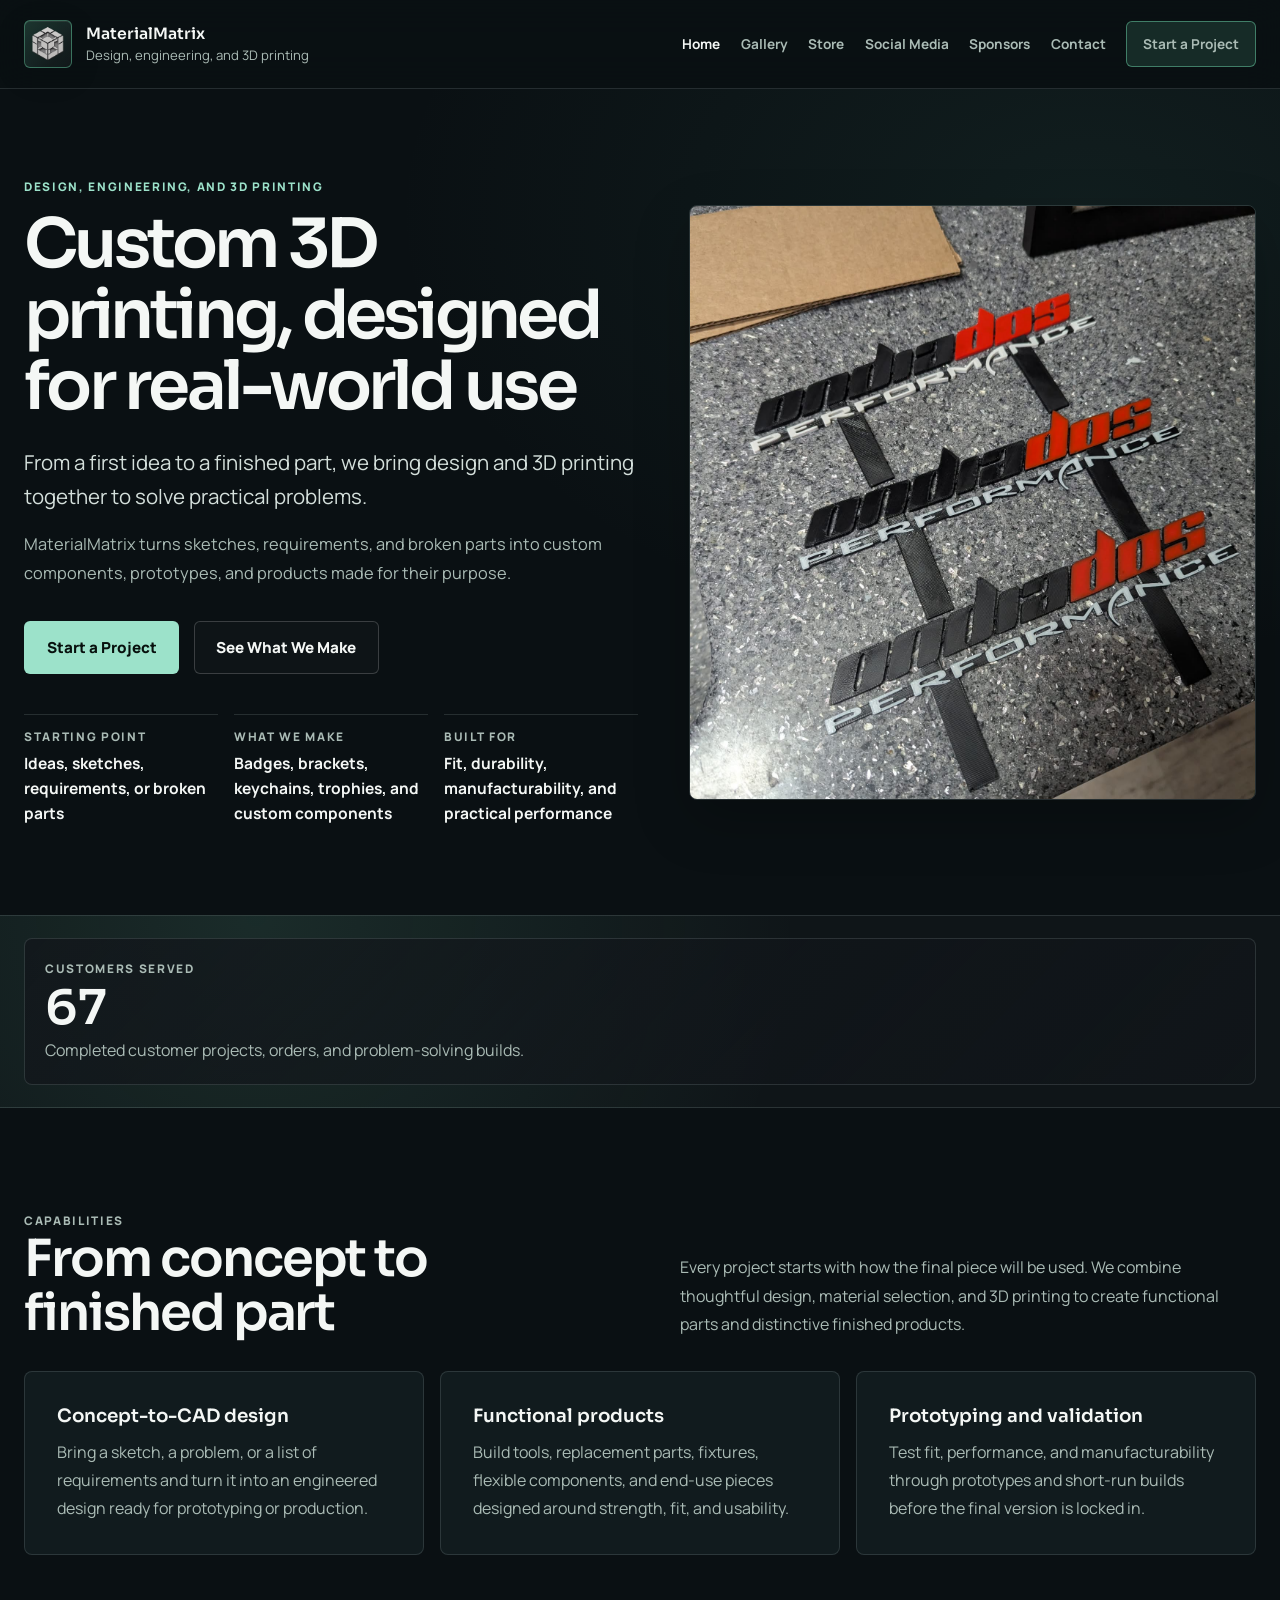
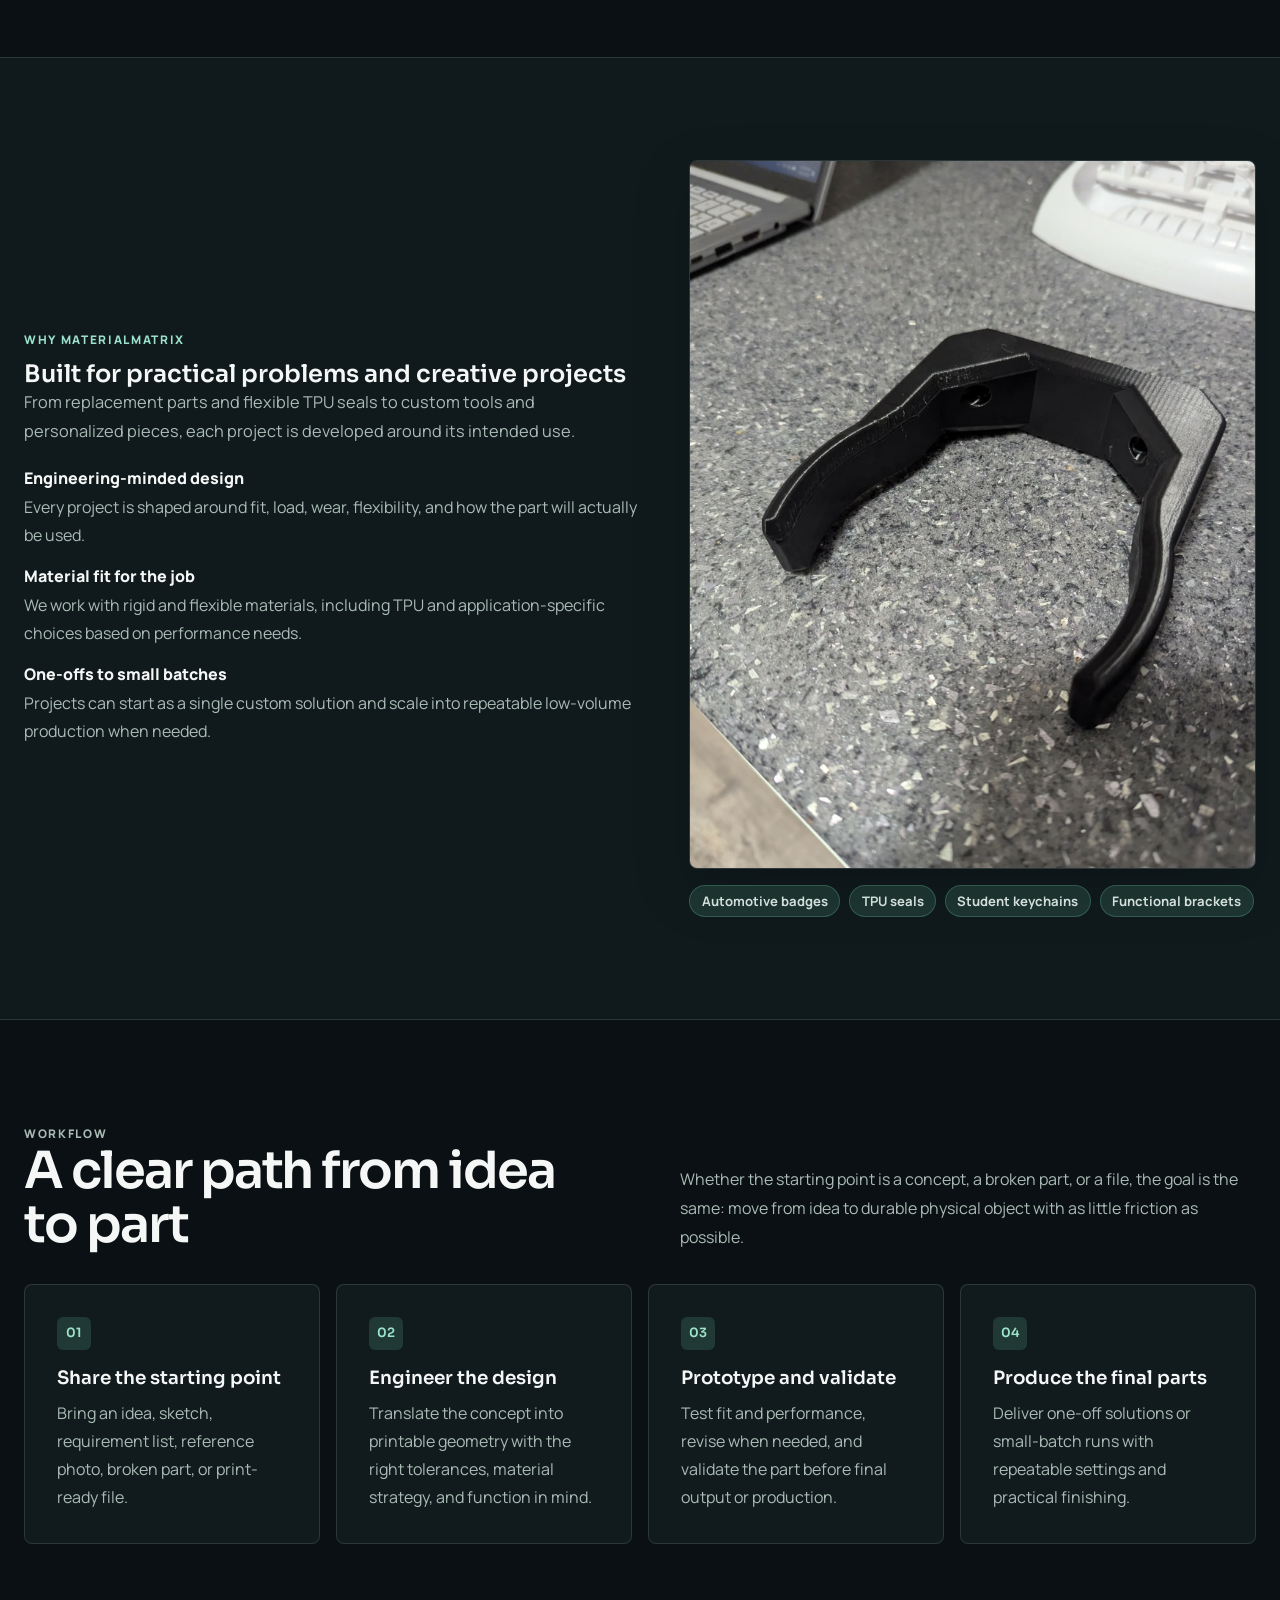
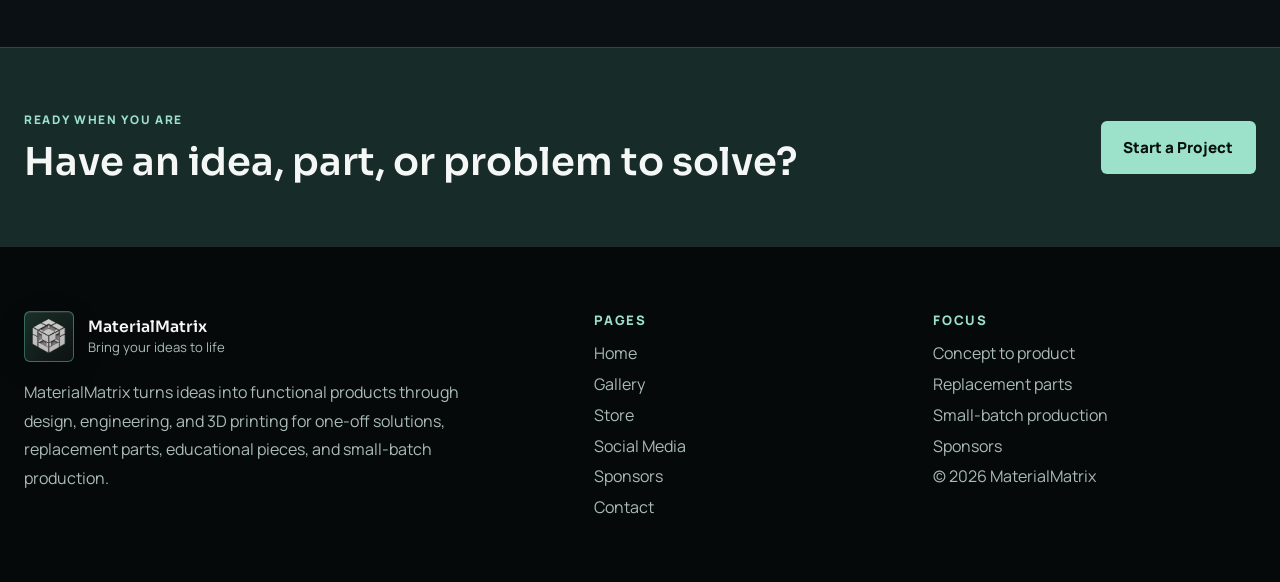
<file: index.html>
<!DOCTYPE html>
<html lang="en">
  <head>
    <meta charset="UTF-8" />
    <meta name="viewport" content="width=device-width, initial-scale=1.0" />
    <meta
      name="description"
      content="Custom 3D printing and design in Papillion serving Omaha, Bellevue, Council Bluffs and nearby areas. Prototypes, props, gifts, parts, signs and more."
    />
    <link rel="canonical" href="https://materialmatrix.github.io/" />
    <meta name="author" content="Material Matrix" />
    <meta property="og:locale" content="en_US" />
    <meta property="og:type" content="website" />
    <meta property="og:site_name" content="Material Matrix" />
    <meta
      property="og:title"
      content="Custom 3D Printing in Papillion, NE | Material Matrix"
    />
    <meta
      property="og:description"
      content="Custom 3D printing and design in Papillion serving Omaha, Bellevue, Council Bluffs and nearby areas. Prototypes, props, gifts, parts, signs and more."
    />
    <meta property="og:url" content="https://materialmatrix.github.io/" />
    <meta
      property="og:image"
      content="https://materialmatrix.github.io/assets/images/work/custom-badges.jpg"
    />
    <meta
      property="og:image:alt"
      content="Custom 3D printed automotive badges made by MaterialMatrix"
    />
    <meta name="twitter:card" content="summary_large_image" />
    <meta
      name="twitter:title"
      content="Custom 3D Printing in Papillion, NE | Material Matrix"
    />
    <meta
      name="twitter:description"
      content="Custom 3D printing and design in Papillion serving Omaha, Bellevue, Council Bluffs and nearby areas."
    />
    <meta
      name="twitter:image"
      content="https://materialmatrix.github.io/assets/images/work/custom-badges.jpg"
    />
    <title>Custom 3D Printing in Papillion, NE | Material Matrix</title>
    <link rel="preconnect" href="https://fonts.googleapis.com" />
    <link rel="preconnect" href="https://fonts.gstatic.com" crossorigin />
    <link
      href="https://fonts.googleapis.com/css2?family=Manrope:wght@400;500;600;700;800&family=Sora:wght@400;500;600;700&display=swap"
      rel="stylesheet"
    />
    <link rel="icon" type="image/png" href="assets/images/materialmatrix-logo.png" />
    <link rel="stylesheet" href="assets/css/styles.css?v=20261030" />
    <script src="assets/js/main.js?v=20261030" defer></script>
    <script type="application/ld+json">
      {
        "@context": "https://schema.org",
        "@type": "LocalBusiness",
        "@id": "https://materialmatrix.github.io/#localbusiness",
        "name": "Material Matrix",
        "alternateName": "MaterialMatrix",
        "url": "https://materialmatrix.github.io/",
        "logo": "https://materialmatrix.github.io/assets/images/materialmatrix-logo.png",
        "image": "https://materialmatrix.github.io/assets/images/work/custom-badges.jpg",
        "description": "Material Matrix is a local custom 3D printing business serving Papillion, Omaha, Council Bluffs, Carter Lake, and surrounding areas with custom prints, prototypes, cosplay props, gifts, miniatures, signs, planters, replacement parts, and decorative items.",
        "email": "mailto:materialmatrix3d@gmail.com",
        "address": {
          "@type": "PostalAddress",
          "addressLocality": "Papillion",
          "addressRegion": "NE",
          "addressCountry": "US"
        },
        "areaServed": [
          "Papillion, Nebraska",
          "Omaha, Nebraska",
          "Bellevue, Nebraska",
          "La Vista, Nebraska",
          "Ralston, Nebraska",
          "Gretna, Nebraska",
          "Elkhorn, Nebraska",
          "Council Bluffs, Iowa",
          "Carter Lake, Iowa"
        ],
        "knowsAbout": [
          "Custom 3D printing",
          "3D design services",
          "FDM printing",
          "Rapid prototyping",
          "Replacement parts",
          "Cosplay props",
          "Miniatures",
          "Custom signage"
        ],
        "sameAs": [
          "https://www.instagram.com/materialmatrix3d/",
          "https://www.tiktok.com/@materialmatrix",
          "https://www.youtube.com/@MaterialMatrix",
          "https://www.facebook.com/profile.php?id=61560763095133"
        ]
      }
    </script>
    <script type="application/ld+json">
      {
        "@context": "https://schema.org",
        "@type": "WebSite",
        "@id": "https://materialmatrix.github.io/#website",
        "name": "Material Matrix",
        "alternateName": "MaterialMatrix",
        "url": "https://materialmatrix.github.io/",
        "publisher": { "@id": "https://materialmatrix.github.io/#localbusiness" }
      }
    </script>
  </head>
  <body>
    <a class="skip-link" href="#main-content">Skip to content</a>
    <header class="site-header">
      <div class="container nav-shell">
        <a class="brand" href="index.html">
          <span class="brand-mark">
            <img
              class="brand-logo"
              src="assets/images/materialmatrix-logo.png"
              alt=""
            />
          </span>
          <span class="brand-copy">
            <strong>MaterialMatrix</strong>
            <span>Design, engineering, and 3D printing</span>
          </span>
        </a>

        <button
          class="nav-toggle"
          type="button"
          aria-expanded="false"
          aria-label="Toggle navigation"
          data-nav-toggle
        >
          <span></span>
          <span></span>
          <span></span>
        </button>

        <nav class="site-nav" aria-label="Primary navigation" data-nav>
          <a class="active" aria-current="page" href="index.html">Home</a>
          <a href="gallery.html">Gallery</a>
          <a href="store.html">Store</a>
          <a href="social-media.html">Social Media</a>
          <a href="sponsors.html">Sponsors</a>
          <a href="contact.html">Contact</a>
          <a class="nav-cta" href="contact.html">Start a Project</a>
        </nav>
      </div>
    </header>

    <main id="main-content">
      <section class="hero">
        <div class="container hero-grid">
          <div class="hero-copy">
            <p class="eyebrow">Design, engineering, and 3D printing</p>
            <h1>Custom 3D printing, designed for real-world use</h1>
            <p class="hero-text">
              From a first idea to a finished part, we bring design and
              3D printing together to solve practical problems.
            </p>
            <p class="supporting-copy">
              MaterialMatrix turns sketches, requirements, and broken parts into
              custom components, prototypes, and products made for their purpose.
            </p>

            <div class="hero-actions">
              <a class="button button-primary" href="contact.html">
                Start a Project
              </a>
              <a class="button button-secondary" href="gallery.html"
                >See What We Make</a
              >
            </div>

            <div class="hero-meta">
              <div>
                <span>Starting point</span>
                <strong>Ideas, sketches, requirements, or broken parts</strong>
              </div>
              <div>
                <span>What we make</span>
                <strong>Badges, brackets, keychains, trophies, and custom components</strong>
              </div>
              <div>
                <span>Built for</span>
                <strong>Fit, durability, manufacturability, and practical performance</strong>
              </div>
            </div>
          </div>

          <div class="hero-media hero-media-banner">
            <img
              src="assets/images/work/custom-badges.jpg"
              alt="Custom 3D printed automotive badges made by MaterialMatrix"
            />
          </div>
        </div>
      </section>

      <section class="metrics-strip">
        <div class="container metrics-grid">
          <div class="metric">
            <span class="metric-label">Customers Served</span>
            <strong class="metric-count" data-customers-served-count aria-live="polite">--</strong>
            <span>Completed customer projects, orders, and problem-solving builds.</span>
          </div>
        </div>
      </section>

      <section class="section">
        <div class="container">
          <div class="section-heading">
            <div>
              <p class="eyebrow">Capabilities</p>
              <h2>From concept to finished part</h2>
            </div>
            <p>
              Every project starts with how the final piece will be used. We combine
              thoughtful design, material selection, and 3D printing to create
              functional parts and distinctive finished products.
            </p>
          </div>

          <div class="grid-3">
            <article class="feature-card">
              <h3>Concept-to-CAD design</h3>
              <p>
                Bring a sketch, a problem, or a list of requirements and turn it
                into an engineered design ready for prototyping or production.
              </p>
            </article>

            <article class="feature-card">
              <h3>Functional products</h3>
              <p>
                Build tools, replacement parts, fixtures, flexible components,
                and end-use pieces designed around strength, fit, and usability.
              </p>
            </article>

            <article class="feature-card">
              <h3>Prototyping and validation</h3>
              <p>
                Test fit, performance, and manufacturability through prototypes
                and short-run builds before the final version is locked in.
              </p>
            </article>
          </div>
        </div>
      </section>

      <section class="section section-alt">
        <div class="container showcase-grid">
          <div>
            <p class="eyebrow">Why MaterialMatrix</p>
            <h2 class="section-title">Built for practical problems and creative projects</h2>
            <p class="supporting-copy">
              From replacement parts and flexible TPU seals to custom tools and
              personalized pieces, each project is developed around its intended use.
            </p>

            <div class="detail-stack">
              <div class="detail-item">
                <strong>Engineering-minded design</strong>
                <span>Every project is shaped around fit, load, wear, flexibility, and how the part will actually be used.</span>
              </div>
              <div class="detail-item">
                <strong>Material fit for the job</strong>
                <span>We work with rigid and flexible materials, including TPU and application-specific choices based on performance needs.</span>
              </div>
              <div class="detail-item">
                <strong>One-offs to small batches</strong>
                <span>Projects can start as a single custom solution and scale into repeatable low-volume production when needed.</span>
              </div>
            </div>
          </div>

          <div class="showcase-panel">
            <img
              src="assets/images/work/tacoma-tailgate.jpg"
              alt="Functional custom mounting bracket made by Material Matrix"
            />
            <div class="tag-list">
              <span class="tag">Automotive badges</span>
              <span class="tag">TPU seals</span>
              <span class="tag">Student keychains</span>
              <span class="tag">Functional brackets</span>
            </div>
          </div>
        </div>
      </section>

      <section class="section">
        <div class="container">
          <div class="section-heading">
            <div>
              <p class="eyebrow">Workflow</p>
              <h2>A clear path from idea to part</h2>
            </div>
            <p>
              Whether the starting point is a concept, a broken part, or a file,
              the goal is the same: move from idea to durable physical object
              with as little friction as possible.
            </p>
          </div>

          <div class="process-grid">
            <article class="process-step">
              <span class="step-index">01</span>
              <h3>Share the starting point</h3>
              <p>Bring an idea, sketch, requirement list, reference photo, broken part, or print-ready file.</p>
            </article>

            <article class="process-step">
              <span class="step-index">02</span>
              <h3>Engineer the design</h3>
              <p>Translate the concept into printable geometry with the right tolerances, material strategy, and function in mind.</p>
            </article>

            <article class="process-step">
              <span class="step-index">03</span>
              <h3>Prototype and validate</h3>
              <p>Test fit and performance, revise when needed, and validate the part before final output or production.</p>
            </article>

            <article class="process-step">
              <span class="step-index">04</span>
              <h3>Produce the final parts</h3>
              <p>Deliver one-off solutions or small-batch runs with repeatable settings and practical finishing.</p>
            </article>
          </div>
        </div>
      </section>

      <section class="cta-band">
        <div class="container cta-band-inner">
          <div>
            <p class="eyebrow">Ready when you are</p>
            <h2>Have an idea, part, or problem to solve?</h2>
          </div>
          <a class="button button-primary" href="contact.html">
            Start a Project
          </a>
        </div>
      </section>
    </main>

    <footer class="site-footer">
      <div class="container footer-grid">
        <div>
          <a class="brand footer-brand" href="index.html">
            <span class="brand-mark">
              <img
                class="brand-logo"
                src="assets/images/materialmatrix-logo.png"
                alt=""
              />
            </span>
            <span class="brand-copy">
              <strong>MaterialMatrix</strong>
              <span>Bring your ideas to life</span>
            </span>
          </a>
          <p class="footer-copy">
            MaterialMatrix turns ideas into functional products through design,
            engineering, and 3D printing for one-off solutions, replacement
            parts, educational pieces, and small-batch production.
          </p>
        </div>

        <div>
          <p class="footer-heading">Pages</p>
          <div class="footer-links">
            <a href="index.html">Home</a>
            <a href="gallery.html">Gallery</a>
            <a href="store.html">Store</a>
            <a href="social-media.html">Social Media</a>
            <a href="sponsors.html">Sponsors</a>
            <a href="contact.html">Contact</a>
          </div>
        </div>

        <div>
          <p class="footer-heading">Focus</p>
          <div class="footer-links">
            <span>Concept to product</span>
            <span>Replacement parts</span>
            <span>Small-batch production</span>
            <a href="sponsors.html">Sponsors</a>
            <span>&copy; <span data-year></span> MaterialMatrix</span>
          </div>
        </div>
      </div>
    </footer>
  </body>
</html>
</file>
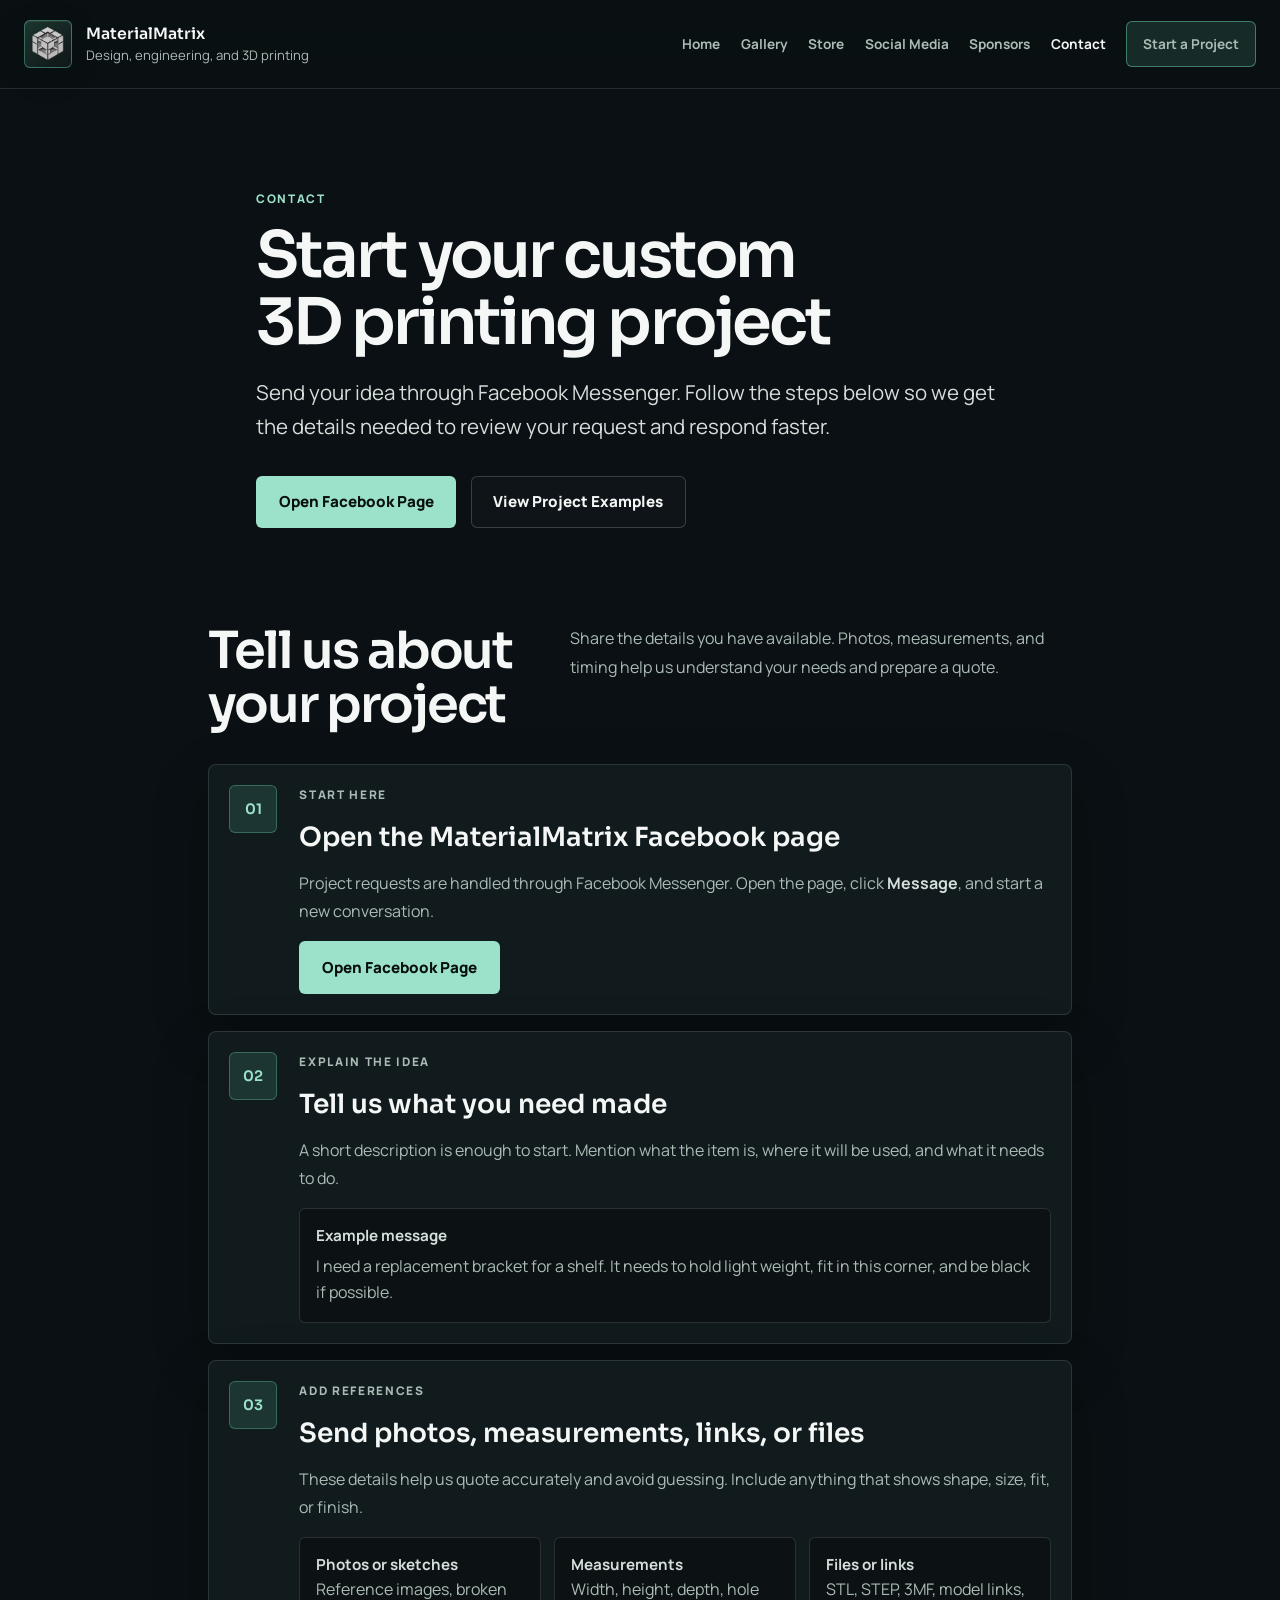
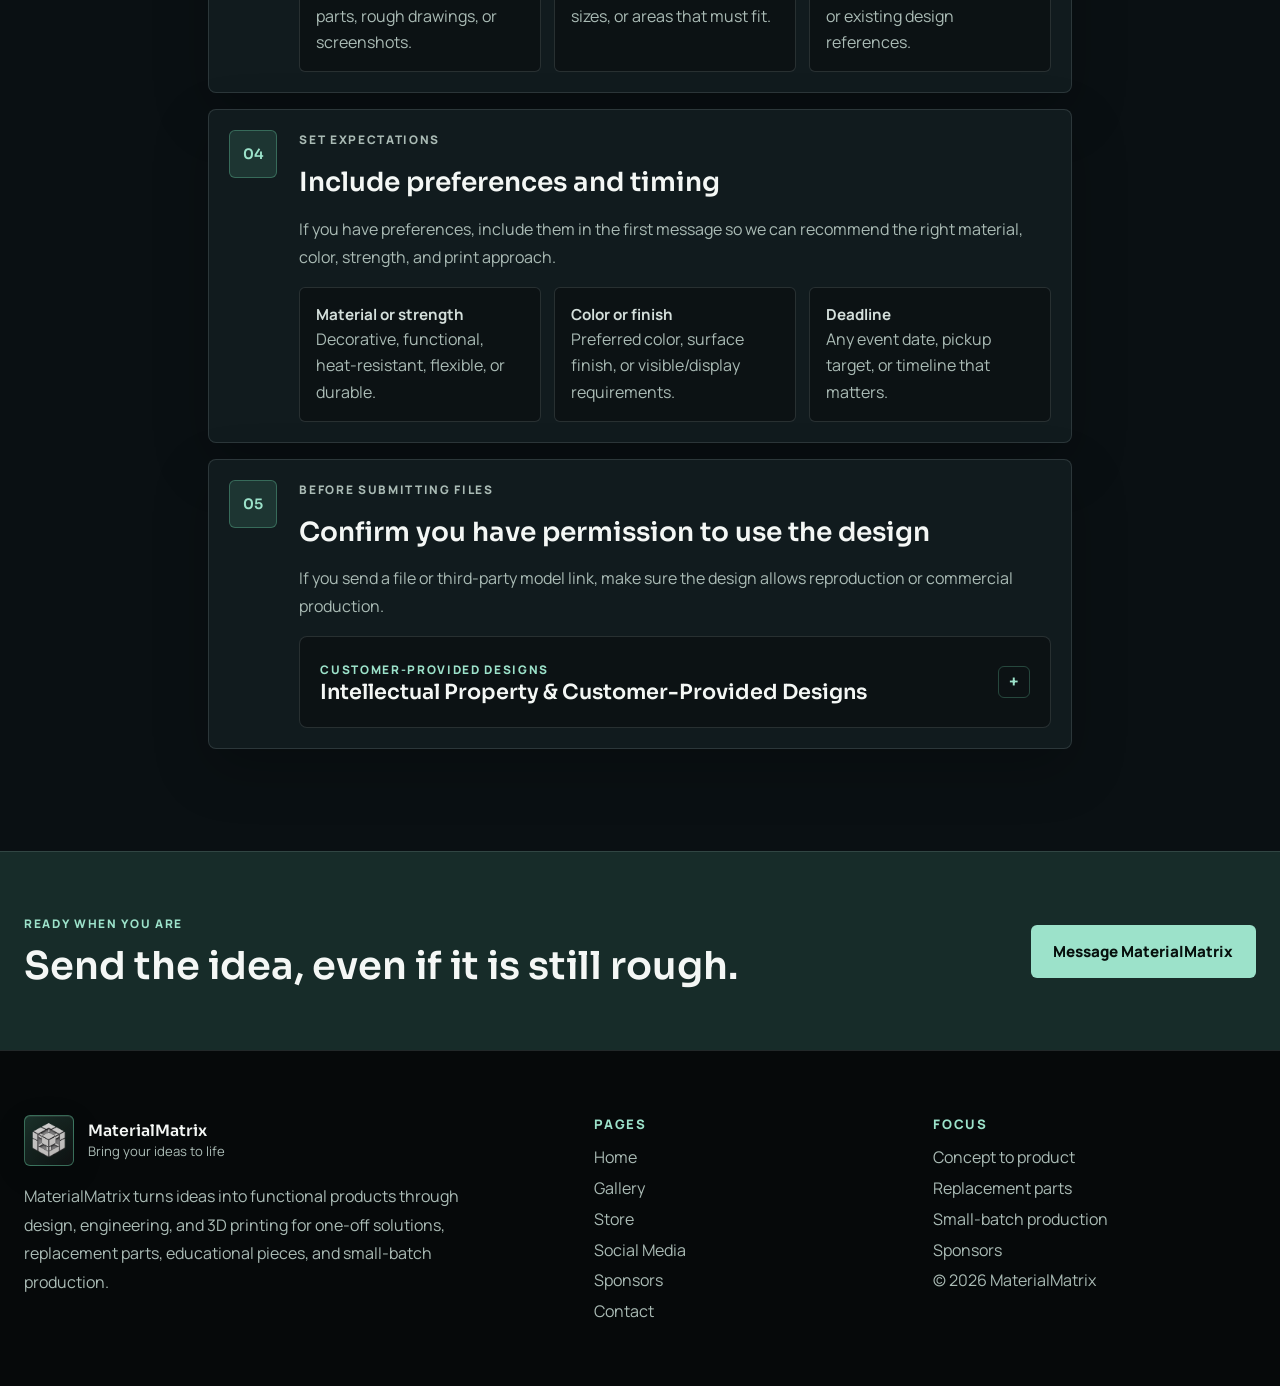
<file: contact.html>
<!DOCTYPE html>
<html lang="en">
  <head>
    <meta charset="UTF-8" />
    <meta name="viewport" content="width=device-width, initial-scale=1.0" />
    <meta
      name="description"
      content="Contact Material Matrix for custom 3D printing in Papillion, Omaha, Council Bluffs, and nearby areas. Send project requests through Facebook Messenger with photos, dimensions, files, and part details."
    />
    <link rel="canonical" href="https://materialmatrix.github.io/contact.html" />
    <meta name="author" content="Material Matrix" />
    <meta property="og:locale" content="en_US" />
    <meta property="og:type" content="website" />
    <meta property="og:site_name" content="Material Matrix" />
    <meta property="og:title" content="Contact Material Matrix | Custom 3D Printing Papillion" />
    <meta
      property="og:description"
      content="Contact Material Matrix for custom 3D printing in Papillion, Omaha, Council Bluffs, and nearby areas. Send project requests through Facebook Messenger with photos, dimensions, files, and part details."
    />
    <meta property="og:url" content="https://materialmatrix.github.io/contact.html" />
    <meta
      property="og:image"
      content="https://materialmatrix.github.io/assets/images/work/tacoma-tailgate.jpg"
    />
    <meta
      property="og:image:alt"
      content="Custom 3D printed Tacoma tailgate piece by Material Matrix"
    />
    <meta name="twitter:card" content="summary_large_image" />
    <meta
      name="twitter:title"
      content="Contact Material Matrix | Custom 3D Printing Papillion"
    />
    <meta
      name="twitter:description"
      content="Start a custom 3D printing or design project with Material Matrix through Facebook Messenger."
    />
    <meta
      name="twitter:image"
      content="https://materialmatrix.github.io/assets/images/work/tacoma-tailgate.jpg"
    />
    <title>Contact for Custom 3D Printing | Material Matrix</title>
    <link rel="preconnect" href="https://fonts.googleapis.com" />
    <link rel="preconnect" href="https://fonts.gstatic.com" crossorigin />
    <link
      href="https://fonts.googleapis.com/css2?family=Manrope:wght@400;500;600;700;800&family=Sora:wght@400;500;600;700&display=swap"
      rel="stylesheet"
    />
    <link rel="icon" type="image/png" href="assets/images/materialmatrix-logo.png" />
    <link rel="stylesheet" href="assets/css/styles.css?v=20261030" />
    <script src="assets/js/main.js?v=20261030" defer></script>
    <script type="application/ld+json">
      {
        "@context": "https://schema.org",
        "@type": "ContactPage",
        "name": "Contact Material Matrix",
        "url": "https://materialmatrix.github.io/contact.html",
        "description": "Start a custom 3D printing or design project with Material Matrix in Papillion, Omaha, Council Bluffs, Carter Lake, and surrounding areas.",
        "mainEntity": {
          "@type": "LocalBusiness",
          "@id": "https://materialmatrix.github.io/#localbusiness",
          "email": "mailto:materialmatrix3d@gmail.com",
          "sameAs": [
            "https://www.facebook.com/profile.php?id=61560763095133"
          ]
        }
      }
    </script>
  </head>
  <body>
    <a class="skip-link" href="#main-content">Skip to content</a>
    <header class="site-header">
      <div class="container nav-shell">
        <a class="brand" href="index.html">
          <span class="brand-mark">
            <img
              class="brand-logo"
              src="assets/images/materialmatrix-logo.png"
              alt=""
            />
          </span>
          <span class="brand-copy">
            <strong>MaterialMatrix</strong>
            <span>Design, engineering, and 3D printing</span>
          </span>
        </a>

        <button
          class="nav-toggle"
          type="button"
          aria-expanded="false"
          aria-label="Toggle navigation"
          data-nav-toggle
        >
          <span></span>
          <span></span>
          <span></span>
        </button>

        <nav class="site-nav" aria-label="Primary navigation" data-nav>
          <a href="index.html">Home</a>
          <a href="gallery.html">Gallery</a>
          <a href="store.html">Store</a>
          <a href="social-media.html">Social Media</a>
          <a href="sponsors.html">Sponsors</a>
          <a class="active" aria-current="page" href="contact.html">Contact</a>
          <a class="nav-cta" href="contact.html">Start a Project</a>
        </nav>
      </div>
    </header>

    <main id="main-content">
      <section class="page-hero contact-hero">
        <div class="container contact-hero-simple">
          <p class="eyebrow">Contact</p>
          <h1>Start your custom 3D printing project</h1>
          <p class="hero-text">
            Send your idea through Facebook Messenger. Follow the steps below so
            we get the details needed to review your request and respond faster.
          </p>
          <div class="hero-actions">
            <a
              class="button button-primary"
              href="https://www.facebook.com/profile.php?id=61560763095133"
              target="_blank"
              rel="noreferrer"
              >Open Facebook Page</a
            >
            <a class="button button-secondary" href="gallery.html"
              >View Project Examples</a
            >
          </div>
        </div>
      </section>

      <section class="section contact-steps-section">
        <div class="container contact-steps-shell">
          <div class="section-heading contact-steps-heading">
            <h2>Tell us about your project</h2>
            <p>
              Share the details you have available. Photos, measurements, and
              timing help us understand your needs and prepare a quote.
            </p>
          </div>

          <ol class="contact-step-list">
            <li class="contact-step-item">
              <div class="contact-step-number">01</div>
              <div class="contact-step-content">
                <p class="eyebrow">Start here</p>
                <h3>Open the MaterialMatrix Facebook page</h3>
                <p>
                  Project requests are handled through Facebook Messenger. Open
                  the page, click <strong>Message</strong>, and start a new
                  conversation.
                </p>
                <a
                  class="button button-primary"
                  href="https://www.facebook.com/profile.php?id=61560763095133"
                  target="_blank"
                  rel="noreferrer"
                  >Open Facebook Page</a
                >
              </div>
            </li>

            <li class="contact-step-item">
              <div class="contact-step-number">02</div>
              <div class="contact-step-content">
                <p class="eyebrow">Explain the idea</p>
                <h3>Tell us what you need made</h3>
                <p>
                  A short description is enough to start. Mention what the item
                  is, where it will be used, and what it needs to do.
                </p>
                <div class="contact-example-box">
                  <strong>Example message</strong>
                  <span>
                    I need a replacement bracket for a shelf. It needs to hold
                    light weight, fit in this corner, and be black if possible.
                  </span>
                </div>
              </div>
            </li>

            <li class="contact-step-item">
              <div class="contact-step-number">03</div>
              <div class="contact-step-content">
                <p class="eyebrow">Add references</p>
                <h3>Send photos, measurements, links, or files</h3>
                <p>
                  These details help us quote accurately and avoid guessing.
                  Include anything that shows shape, size, fit, or finish.
                </p>
                <div class="contact-check-grid">
                  <div class="contact-check-card">
                    <strong>Photos or sketches</strong>
                    <span>Reference images, broken parts, rough drawings, or screenshots.</span>
                  </div>
                  <div class="contact-check-card">
                    <strong>Measurements</strong>
                    <span>Width, height, depth, hole sizes, or areas that must fit.</span>
                  </div>
                  <div class="contact-check-card">
                    <strong>Files or links</strong>
                    <span>STL, STEP, 3MF, model links, or existing design references.</span>
                  </div>
                </div>
              </div>
            </li>

            <li class="contact-step-item">
              <div class="contact-step-number">04</div>
              <div class="contact-step-content">
                <p class="eyebrow">Set expectations</p>
                <h3>Include preferences and timing</h3>
                <p>
                  If you have preferences, include them in the first message so
                  we can recommend the right material, color, strength, and
                  print approach.
                </p>
                <div class="contact-check-grid">
                  <div class="contact-check-card">
                    <strong>Material or strength</strong>
                    <span>Decorative, functional, heat-resistant, flexible, or durable.</span>
                  </div>
                  <div class="contact-check-card">
                    <strong>Color or finish</strong>
                    <span>Preferred color, surface finish, or visible/display requirements.</span>
                  </div>
                  <div class="contact-check-card">
                    <strong>Deadline</strong>
                    <span>Any event date, pickup target, or timeline that matters.</span>
                  </div>
                </div>
              </div>
            </li>

            <li class="contact-step-item">
              <div class="contact-step-number">05</div>
              <div class="contact-step-content">
                <p class="eyebrow">Before submitting files</p>
                <h3>Confirm you have permission to use the design</h3>
                <p>
                  If you send a file or third-party model link, make sure the
                  design allows reproduction or commercial production.
                </p>
                <details class="legal-disclosure">
                  <summary>
                    <span>
                      <span class="eyebrow">Customer-provided designs</span>
                      <strong>Intellectual Property &amp; Customer-Provided Designs</strong>
                    </span>
                  </summary>
                  <div class="legal-disclosure-body">
                    <p>
                      Material Matrix respects the intellectual property rights
                      of designers, artists, and content creators. We do not
                      claim ownership over any files, designs, or digital
                      content submitted by customers.
                    </p>
                    <p>
                      Customers may request 3D printing services using files or
                      links they provide, including publicly accessible models
                      from third-party platforms. By submitting any file or
                      design reference, the customer represents and warrants that
                      they either own the rights to the design or have obtained
                      all necessary permissions and licenses required to
                      reproduce, modify (if applicable), and commercially
                      produce the model.
                    </p>
                    <p>
                      Customers are solely responsible for ensuring that any
                      submitted design complies with applicable copyright,
                      trademark, patent, and licensing terms, including but not
                      limited to "non-commercial" or "personal use only"
                      restrictions set by the original creator or hosting
                      platform.
                    </p>
                    <p>
                      Material Matrix does not knowingly reproduce or
                      manufacture any design in violation of applicable
                      intellectual property laws or license agreements and
                      reserves the right to refuse, cancel, or modify any order
                      at its sole discretion if a design appears to infringe
                      upon third-party rights or violate usage restrictions.
                    </p>
                    <p>
                      By submitting a file or design request, the customer agrees
                      to indemnify and hold harmless Material Matrix from any
                      claims, damages, losses, or legal actions arising from the
                      use or reproduction of the submitted design.
                    </p>
                    <p>
                      Material Matrix provides manufacturing services only. All
                      intellectual property rights remain with their respective
                      owners, and no transfer of ownership or licensing of
                      submitted designs is implied or granted.
                    </p>
                  </div>
                </details>
              </div>
            </li>
          </ol>
        </div>
      </section>

      <section class="cta-band">
        <div class="container cta-band-inner">
          <div>
            <p class="eyebrow">Ready when you are</p>
            <h2>Send the idea, even if it is still rough.</h2>
          </div>
          <a
            class="button button-primary"
            href="https://www.facebook.com/profile.php?id=61560763095133"
            target="_blank"
            rel="noreferrer"
            >Message MaterialMatrix</a
          >
        </div>
      </section>
    </main>

    <footer class="site-footer">
      <div class="container footer-grid">
        <div>
          <a class="brand footer-brand" href="index.html">
            <span class="brand-mark">
              <img
                class="brand-logo"
                src="assets/images/materialmatrix-logo.png"
                alt=""
              />
            </span>
            <span class="brand-copy">
              <strong>MaterialMatrix</strong>
              <span>Bring your ideas to life</span>
            </span>
          </a>
          <p class="footer-copy">
            MaterialMatrix turns ideas into functional products through design,
            engineering, and 3D printing for one-off solutions, replacement
            parts, educational pieces, and small-batch production.
          </p>
        </div>

        <div>
          <p class="footer-heading">Pages</p>
          <div class="footer-links">
            <a href="index.html">Home</a>
            <a href="gallery.html">Gallery</a>
            <a href="store.html">Store</a>
            <a href="social-media.html">Social Media</a>
            <a href="sponsors.html">Sponsors</a>
            <a href="contact.html">Contact</a>
          </div>
        </div>

        <div>
          <p class="footer-heading">Focus</p>
          <div class="footer-links">
            <span>Concept to product</span>
            <span>Replacement parts</span>
            <span>Small-batch production</span>
            <a href="sponsors.html">Sponsors</a>
            <span>&copy; <span data-year></span> MaterialMatrix</span>
          </div>
        </div>
      </div>
    </footer>
  </body>
</html>
</file>
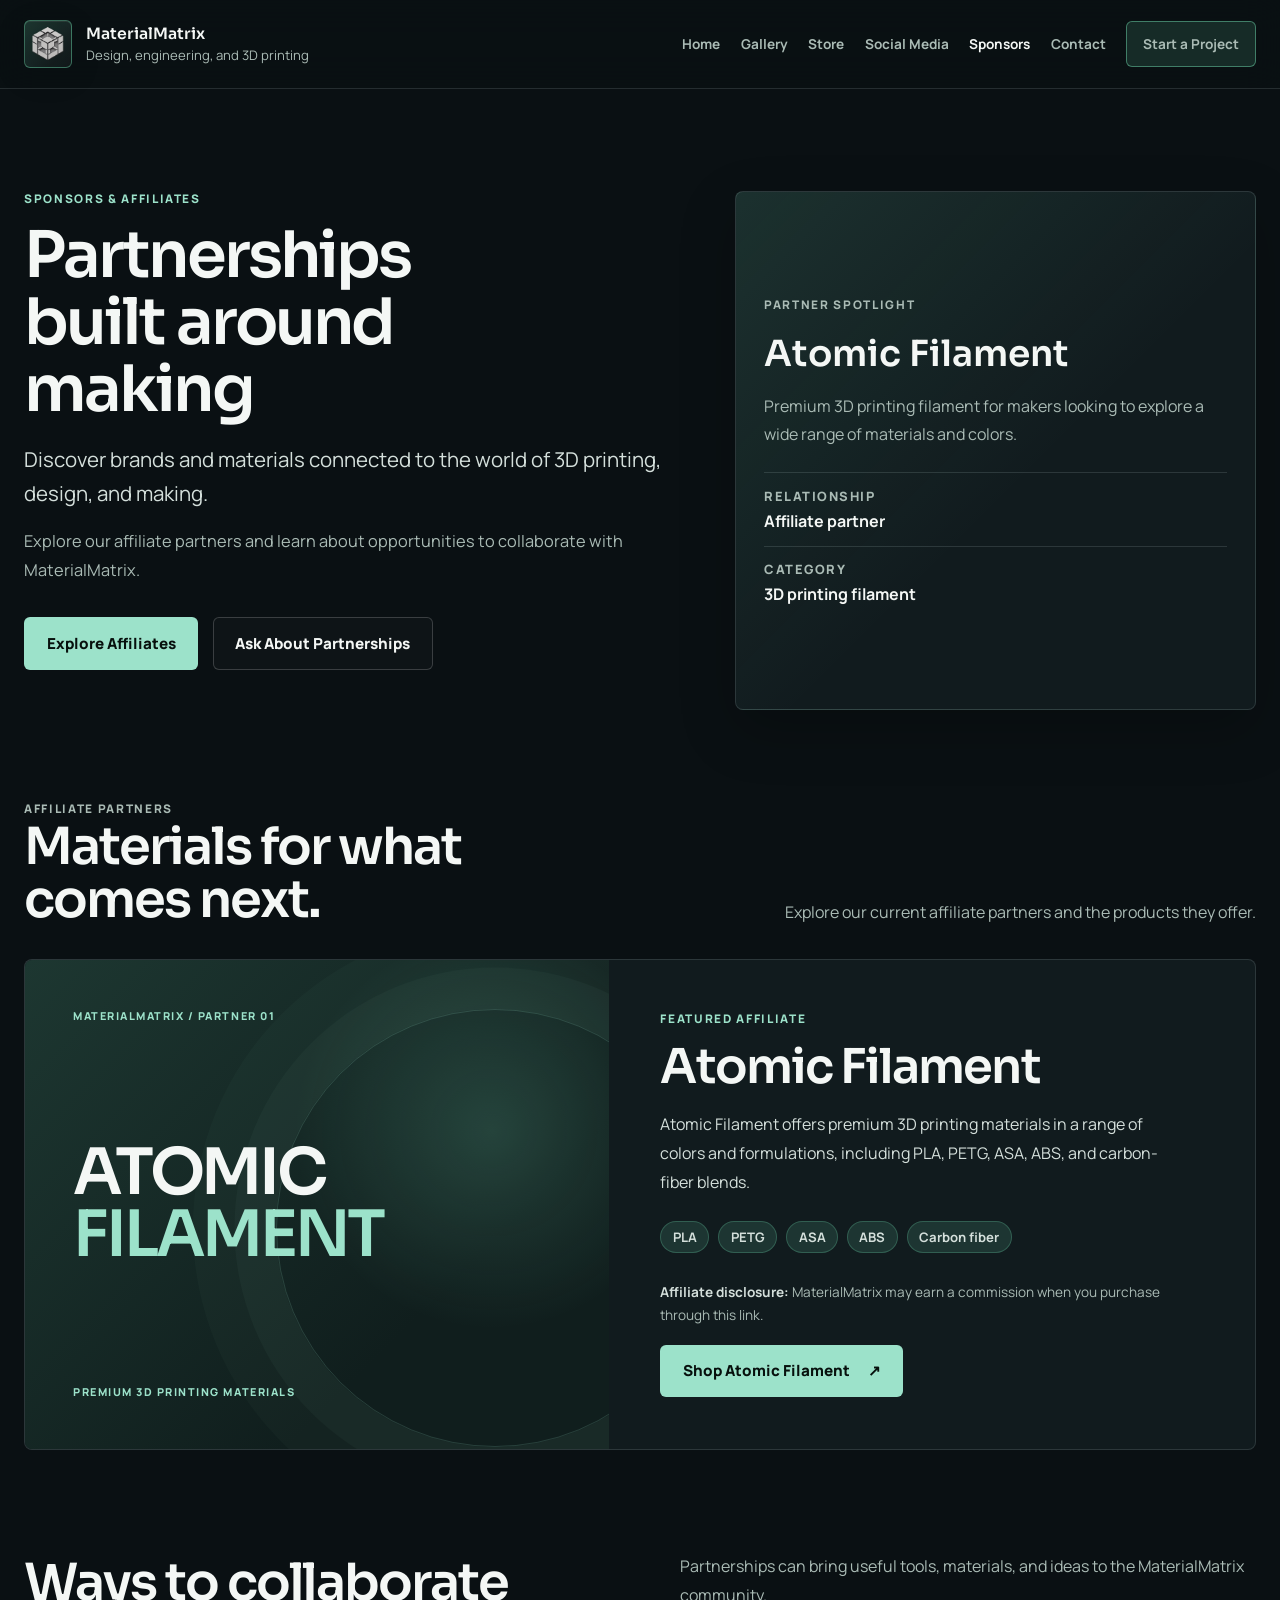
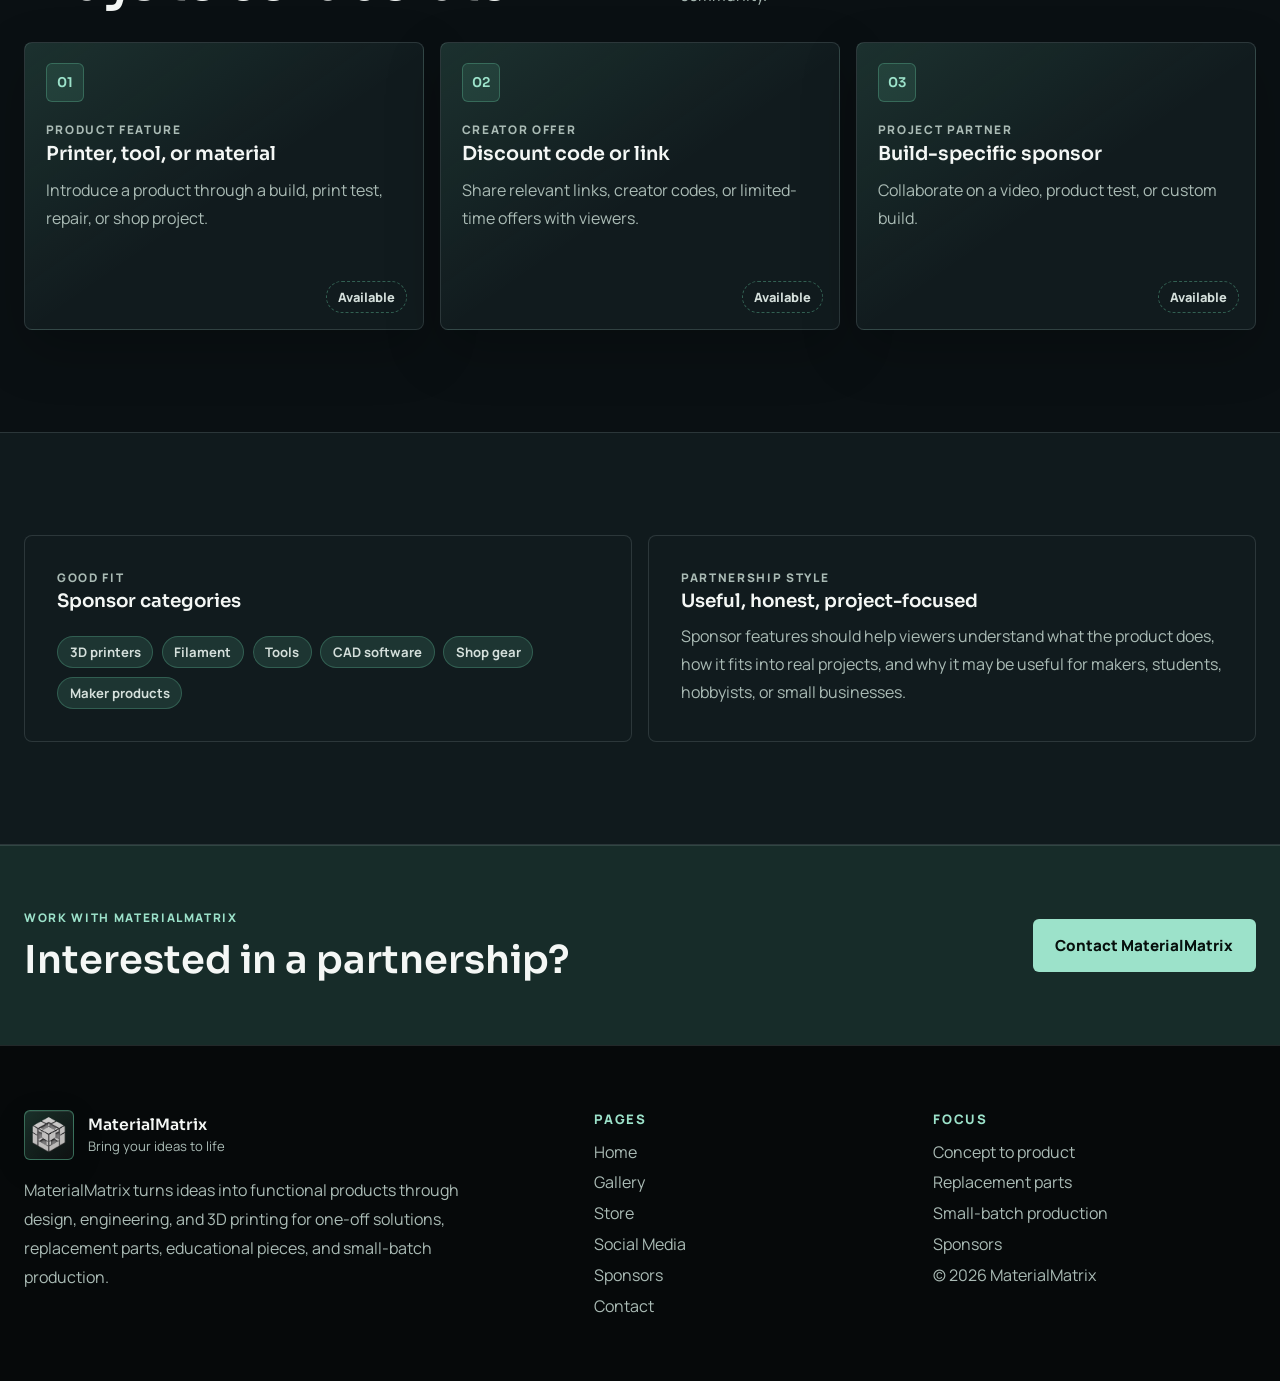
<file: sponsors.html>
<!DOCTYPE html>
<html lang="en">
  <head>
    <meta charset="UTF-8" />
    <meta name="viewport" content="width=device-width, initial-scale=1.0" />
    <meta
      name="description"
      content="Discover Material Matrix affiliates and sponsorship opportunities, including Atomic Filament, a premium 3D printing filament partner."
    />
    <link rel="canonical" href="https://materialmatrix.github.io/sponsors.html" />
    <meta name="author" content="Material Matrix" />
    <meta property="og:locale" content="en_US" />
    <meta property="og:type" content="website" />
    <meta property="og:site_name" content="Material Matrix" />
    <meta property="og:title" content="Sponsors &amp; Affiliates | Material Matrix" />
    <meta
      property="og:description"
      content="Explore Material Matrix affiliates, featured products, and opportunities to collaborate."
    />
    <meta property="og:url" content="https://materialmatrix.github.io/sponsors.html" />
    <meta
      property="og:image"
      content="https://materialmatrix.github.io/assets/images/work/website-custom-order-banner.png"
    />
    <meta
      property="og:image:alt"
      content="Material Matrix sponsor and featured product page"
    />
    <meta name="twitter:card" content="summary_large_image" />
    <meta
      name="twitter:title"
      content="Sponsors &amp; Affiliates | Material Matrix"
    />
    <meta
      name="twitter:description"
      content="Explore Material Matrix affiliates, featured products, and opportunities to collaborate."
    />
    <meta
      name="twitter:image"
      content="https://materialmatrix.github.io/assets/images/work/website-custom-order-banner.png"
    />
    <title>Sponsors &amp; Affiliates | Material Matrix</title>
    <link rel="preconnect" href="https://fonts.googleapis.com" />
    <link rel="preconnect" href="https://fonts.gstatic.com" crossorigin />
    <link
      href="https://fonts.googleapis.com/css2?family=Manrope:wght@400;500;600;700;800&family=Sora:wght@400;500;600;700&display=swap"
      rel="stylesheet"
    />
    <link rel="icon" type="image/png" href="assets/images/materialmatrix-logo.png" />
    <link rel="stylesheet" href="assets/css/styles.css?v=20261030" />
    <link rel="stylesheet" href="assets/css/partners.css?v=20261030" />
    <script src="assets/js/main.js?v=20261030" defer></script>
    <script type="application/ld+json">
      {
        "@context": "https://schema.org",
        "@type": "WebPage",
        "name": "Material Matrix Sponsors and Affiliates",
        "url": "https://materialmatrix.github.io/sponsors.html",
        "description": "Discover Material Matrix affiliates and sponsorship opportunities, including Atomic Filament.",
        "isPartOf": {
          "@type": "WebSite",
          "name": "Material Matrix",
          "url": "https://materialmatrix.github.io/"
        },
        "about": {
          "@type": "LocalBusiness",
          "@id": "https://materialmatrix.github.io/#localbusiness"
        }
      }
    </script>
  </head>
  <body>
    <a class="skip-link" href="#main-content">Skip to content</a>
    <header class="site-header">
      <div class="container nav-shell">
        <a class="brand" href="index.html">
          <span class="brand-mark">
            <img
              class="brand-logo"
              src="assets/images/materialmatrix-logo.png"
              alt=""
            />
          </span>
          <span class="brand-copy">
            <strong>MaterialMatrix</strong>
            <span>Design, engineering, and 3D printing</span>
          </span>
        </a>

        <button
          class="nav-toggle"
          type="button"
          aria-expanded="false"
          aria-label="Toggle navigation"
          data-nav-toggle
        >
          <span></span>
          <span></span>
          <span></span>
        </button>

        <nav class="site-nav" aria-label="Primary navigation" data-nav>
          <a href="index.html">Home</a>
          <a href="gallery.html">Gallery</a>
          <a href="store.html">Store</a>
          <a href="social-media.html">Social Media</a>
          <a class="active" aria-current="page" href="sponsors.html">Sponsors</a>
          <a href="contact.html">Contact</a>
          <a class="nav-cta" href="contact.html">Start a Project</a>
        </nav>
      </div>
    </header>

    <main id="main-content">
      <section class="page-hero sponsors-hero">
        <div class="container sponsors-hero-grid">
          <div>
            <p class="eyebrow">Sponsors &amp; affiliates</p>
            <h1>Partnerships built around making</h1>
            <p class="hero-text">
              Discover brands and materials connected to the world of
              3D printing, design, and making.
            </p>
            <p class="supporting-copy">
              Explore our affiliate partners and learn about opportunities to
              collaborate with MaterialMatrix.
            </p>
            <div class="hero-actions">
              <a class="button button-primary" href="#affiliate-partners"
                >Explore Affiliates</a
              >
              <a class="button button-secondary" href="contact.html"
                >Ask About Partnerships</a
              >
            </div>
          </div>

          <aside class="sponsor-status-panel">
            <p class="eyebrow">Partner spotlight</p>
            <h2>Atomic Filament</h2>
            <p>
              Premium 3D printing filament for makers looking to explore
              a wide range of materials and colors.
            </p>
            <div class="contact-response-grid">
              <div>
                <span>Relationship</span>
                <strong>Affiliate partner</strong>
              </div>
              <div>
                <span>Category</span>
                <strong>3D printing filament</strong>
              </div>
            </div>
          </aside>
        </div>
      </section>

      <section class="section affiliate-section" id="affiliate-partners" aria-labelledby="affiliate-heading">
        <div class="container">
          <div class="section-heading affiliate-heading">
            <div><p class="eyebrow">Affiliate partners</p><h2 id="affiliate-heading">Materials for what comes next.</h2></div>
            <p>Explore our current affiliate partners and the products they offer.</p>
          </div>
          <article class="affiliate-card">
            <div class="affiliate-brand-panel" aria-hidden="true">
              <span class="affiliate-brand-kicker">MATERIALMATRIX / PARTNER 01</span>
              <span class="affiliate-brand-wordmark">ATOMIC<br /><span>FILAMENT</span></span>
              <span class="affiliate-brand-caption">PREMIUM 3D PRINTING MATERIALS</span>
            </div>
            <div class="affiliate-card-content">
              <p class="eyebrow">Featured affiliate</p>
              <h3>Atomic Filament</h3>
              <p>Atomic Filament offers premium 3D printing materials in a range of colors and formulations, including PLA, PETG, ASA, ABS, and carbon-fiber blends.</p>
              <div class="tag-list affiliate-tags" aria-label="Available filament categories"><span class="tag">PLA</span><span class="tag">PETG</span><span class="tag">ASA</span><span class="tag">ABS</span><span class="tag">Carbon fiber</span></div>
              <p class="affiliate-disclosure"><strong>Affiliate disclosure:</strong> MaterialMatrix may earn a commission when you purchase through this link.</p>
              <a class="button button-primary affiliate-link" href="https://atomicfilament.com/?aff=44" target="_blank" rel="sponsored noopener noreferrer">Shop Atomic Filament <span aria-hidden="true">↗</span></a>
            </div>
          </article>
        </div>
      </section>

      <section class="section sponsor-slots-section">
        <div class="container">
          <div class="section-heading">
            <h2>Ways to collaborate</h2>
            <p>
              Partnerships can bring useful tools, materials, and ideas to the
              MaterialMatrix community.
            </p>
          </div>

          <div class="sponsor-slot-grid">
            <article class="sponsor-slot-card">
              <span class="sponsor-slot-icon">01</span>
              <p class="eyebrow">Product feature</p>
              <h3>Printer, tool, or material</h3>
              <p>
                Introduce a product through a build, print test, repair, or
                shop project.
              </p>
              <span class="sponsor-placeholder">Available</span>
            </article>

            <article class="sponsor-slot-card">
              <span class="sponsor-slot-icon">02</span>
              <p class="eyebrow">Creator offer</p>
              <h3>Discount code or link</h3>
              <p>
                Share relevant links, creator codes, or limited-time offers
                with viewers.
              </p>
              <span class="sponsor-placeholder">Available</span>
            </article>

            <article class="sponsor-slot-card">
              <span class="sponsor-slot-icon">03</span>
              <p class="eyebrow">Project partner</p>
              <h3>Build-specific sponsor</h3>
              <p>
                Collaborate on a video, product test, or custom build.
              </p>
              <span class="sponsor-placeholder">Available</span>
            </article>
          </div>
        </div>
      </section>

      <section class="section section-alt">
        <div class="container contact-details-grid">
          <article class="info-card">
            <p class="eyebrow">Good fit</p>
            <h3>Sponsor categories</h3>
            <div class="tag-list material-tags">
              <span class="tag">3D printers</span>
              <span class="tag">Filament</span>
              <span class="tag">Tools</span>
              <span class="tag">CAD software</span>
              <span class="tag">Shop gear</span>
              <span class="tag">Maker products</span>
            </div>
          </article>

          <article class="info-card">
            <p class="eyebrow">Partnership style</p>
            <h3>Useful, honest, project-focused</h3>
            <p>
              Sponsor features should help viewers understand what the product
              does, how it fits into real projects, and why it may be useful for
              makers, students, hobbyists, or small businesses.
            </p>
          </article>
        </div>
      </section>

      <section class="cta-band">
        <div class="container cta-band-inner">
          <div>
            <p class="eyebrow">Work with MaterialMatrix</p>
            <h2>Interested in a partnership?</h2>
          </div>
          <a class="button button-primary" href="contact.html"
            >Contact MaterialMatrix</a
          >
        </div>
      </section>
    </main>

    <footer class="site-footer">
      <div class="container footer-grid">
        <div>
          <a class="brand footer-brand" href="index.html">
            <span class="brand-mark">
              <img
                class="brand-logo"
                src="assets/images/materialmatrix-logo.png"
                alt=""
              />
            </span>
            <span class="brand-copy">
              <strong>MaterialMatrix</strong>
              <span>Bring your ideas to life</span>
            </span>
          </a>
          <p class="footer-copy">
            MaterialMatrix turns ideas into functional products through design,
            engineering, and 3D printing for one-off solutions, replacement
            parts, educational pieces, and small-batch production.
          </p>
        </div>

        <div>
          <p class="footer-heading">Pages</p>
          <div class="footer-links">
            <a href="index.html">Home</a>
            <a href="gallery.html">Gallery</a>
            <a href="store.html">Store</a>
            <a href="social-media.html">Social Media</a>
            <a href="sponsors.html">Sponsors</a>
            <a href="contact.html">Contact</a>
          </div>
        </div>

        <div>
          <p class="footer-heading">Focus</p>
          <div class="footer-links">
            <span>Concept to product</span>
            <span>Replacement parts</span>
            <span>Small-batch production</span>
            <a href="sponsors.html">Sponsors</a>
            <span>&copy; <span data-year></span> MaterialMatrix</span>
          </div>
        </div>
      </div>
    </footer>
  </body>
</html>
</file>
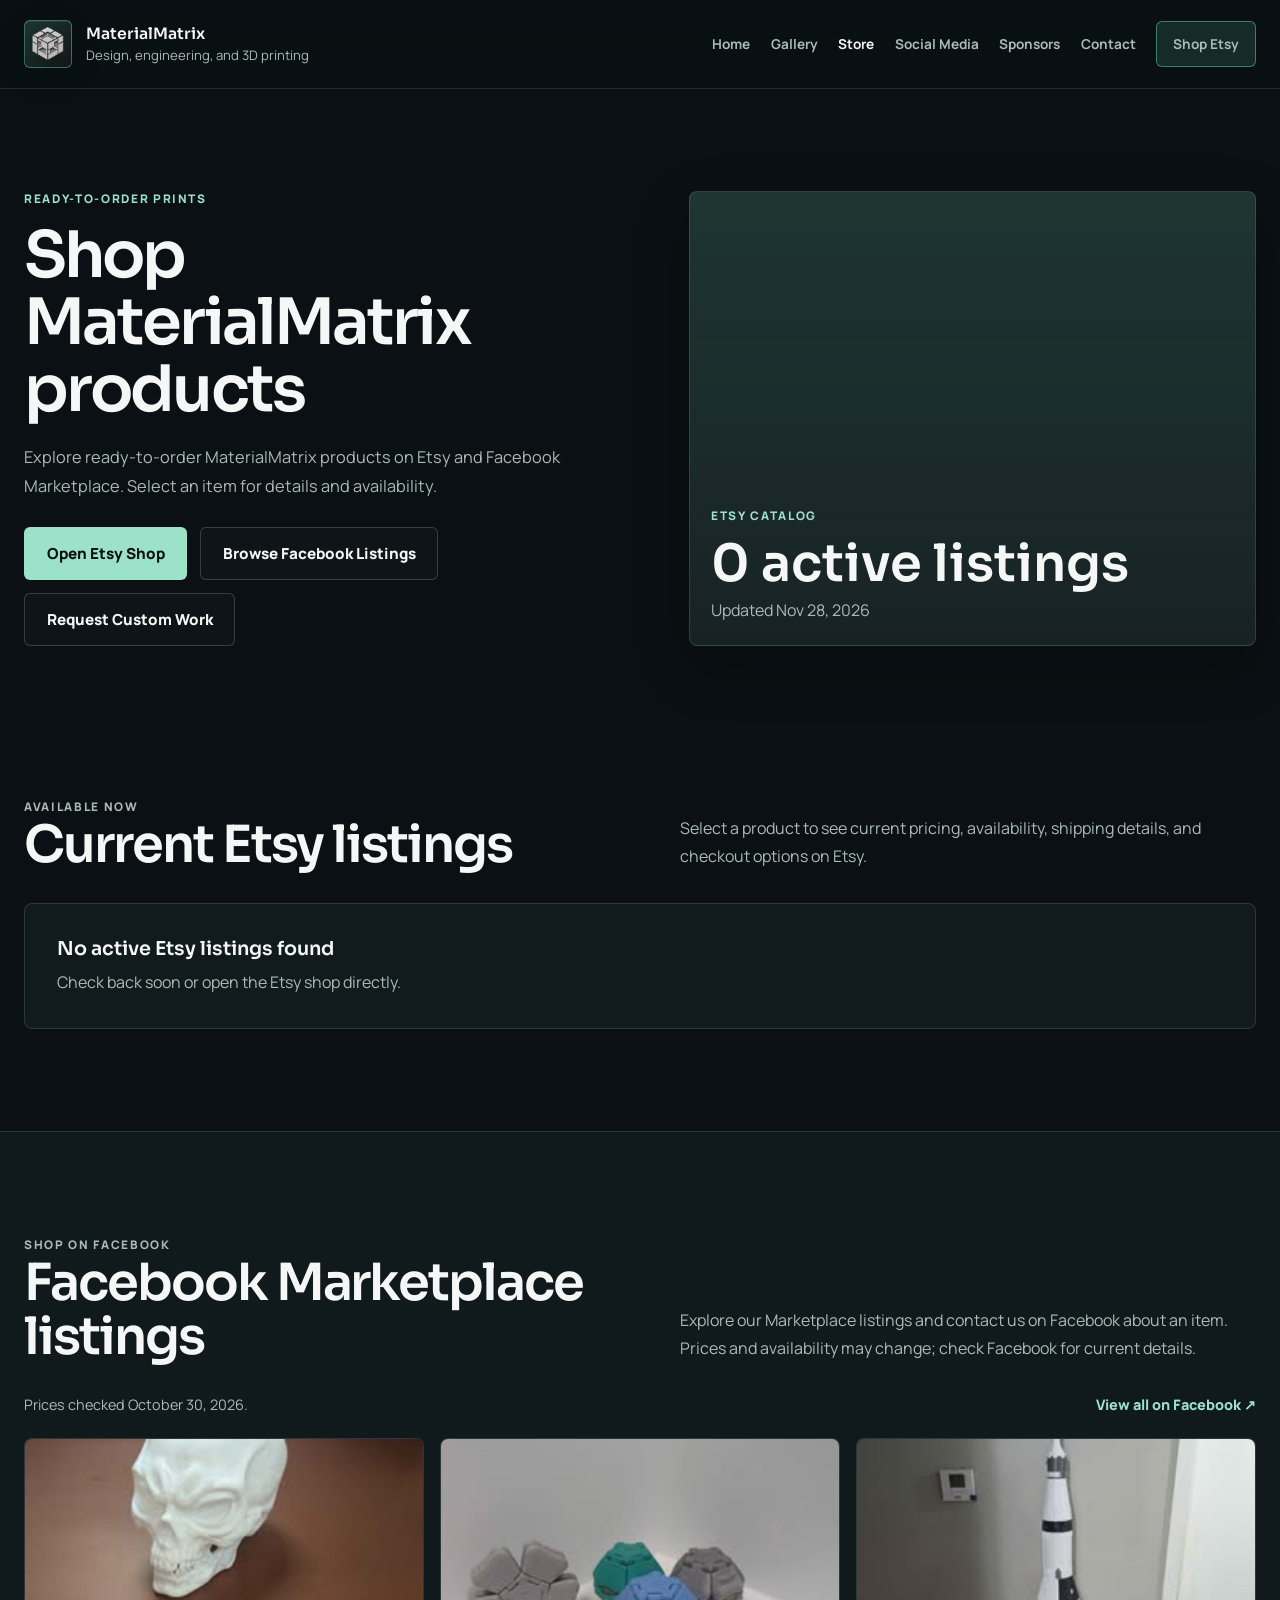
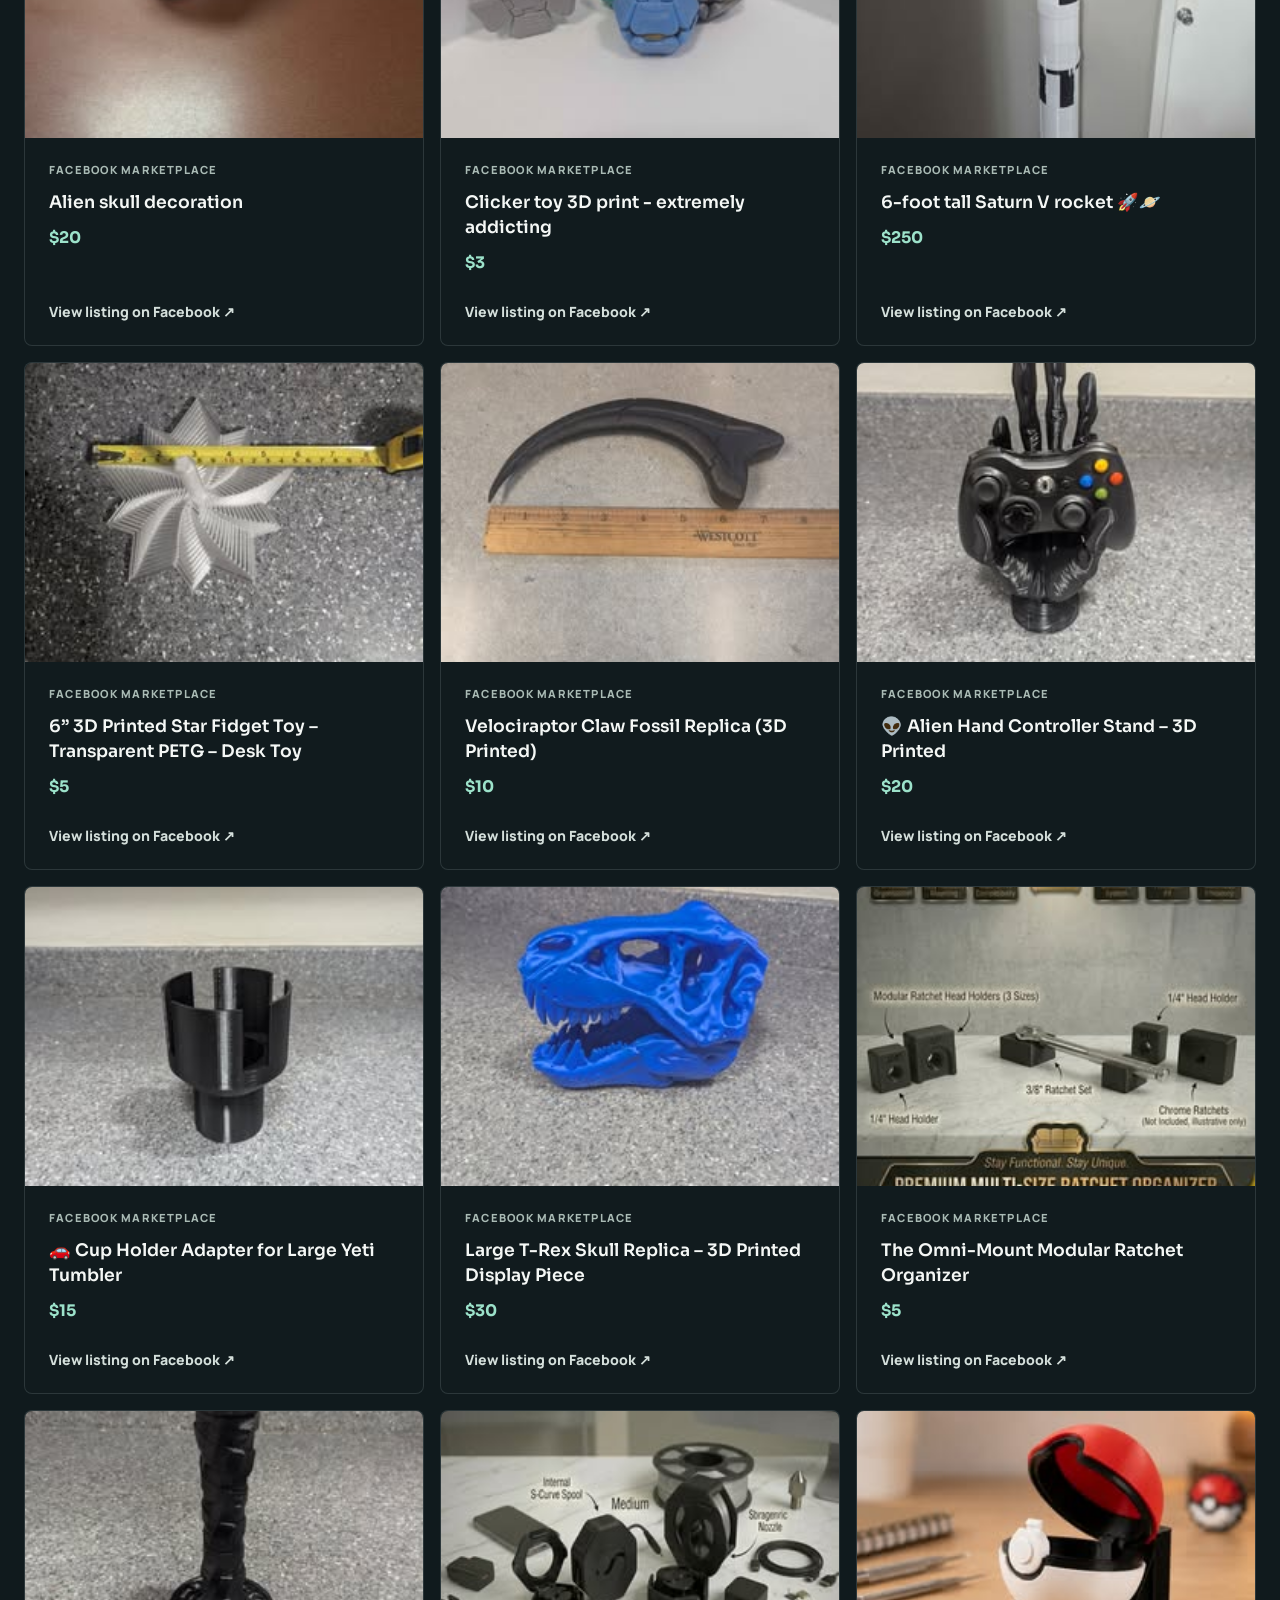
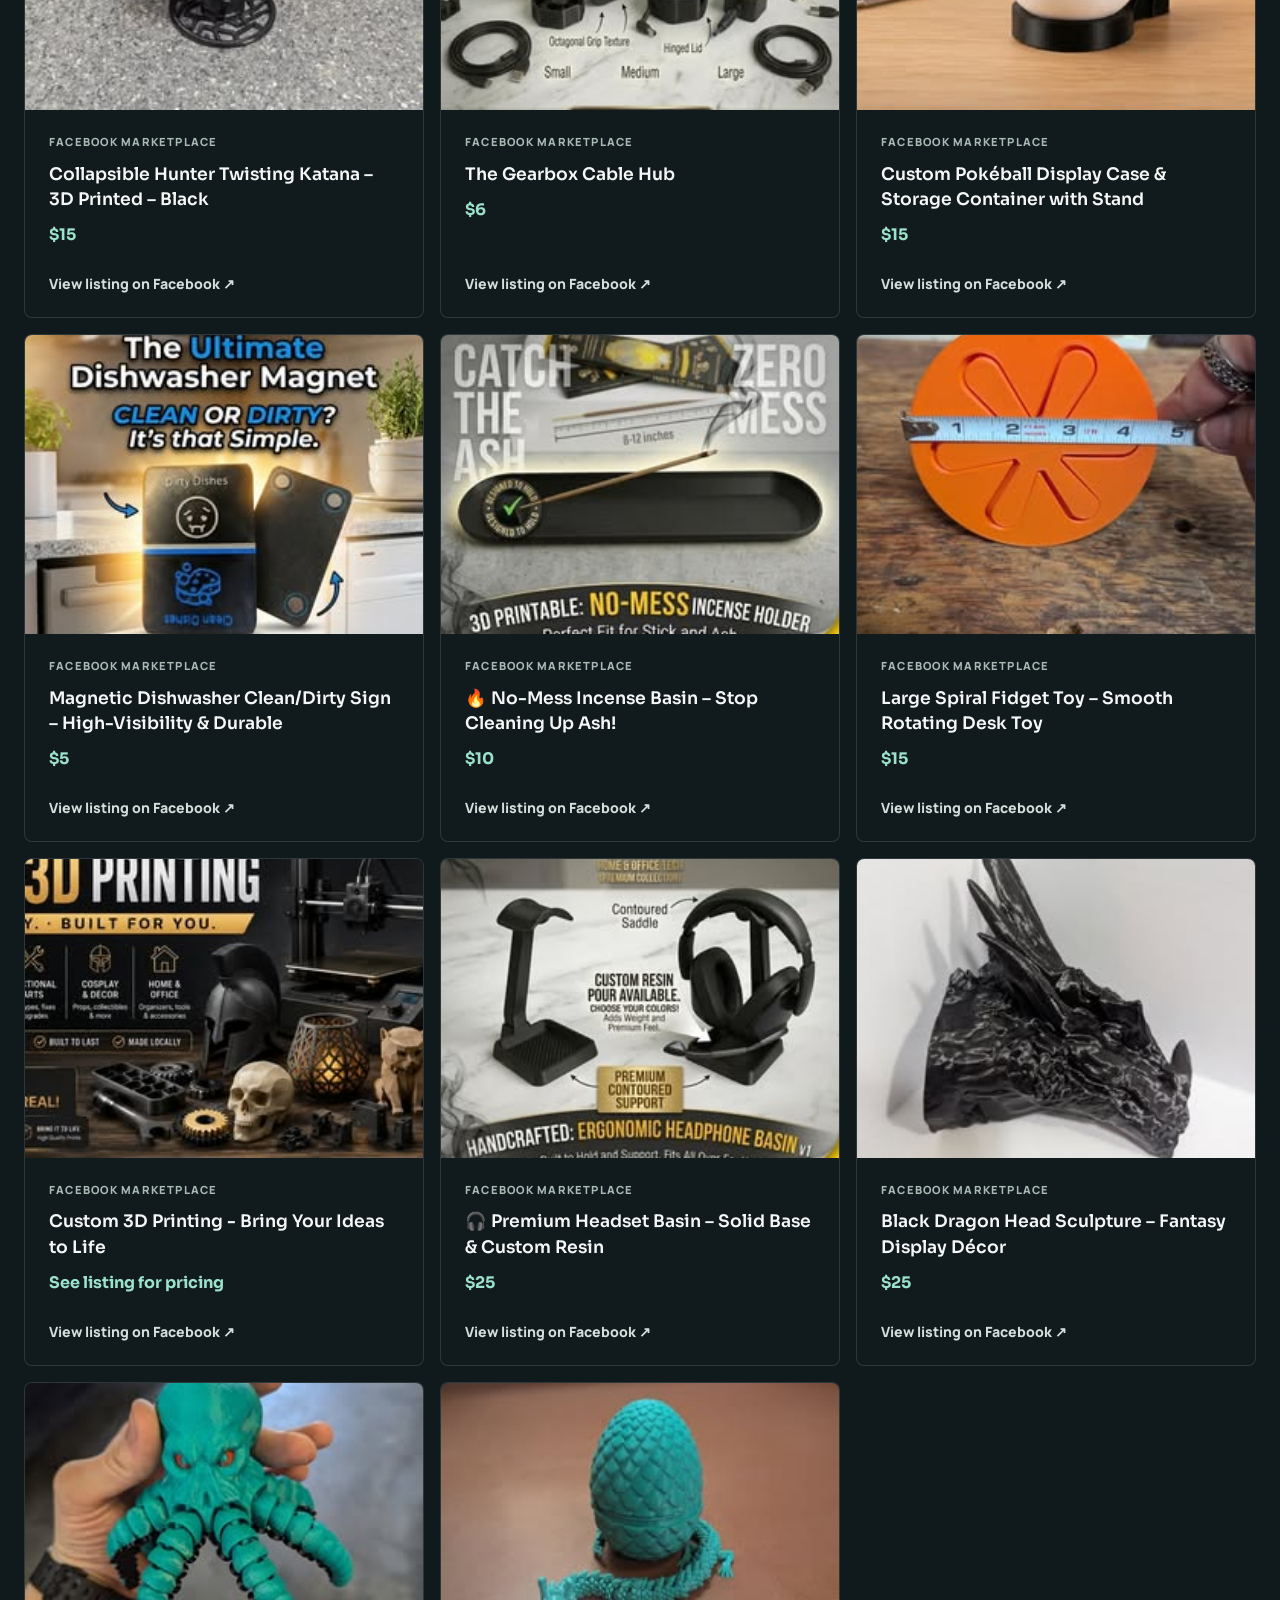
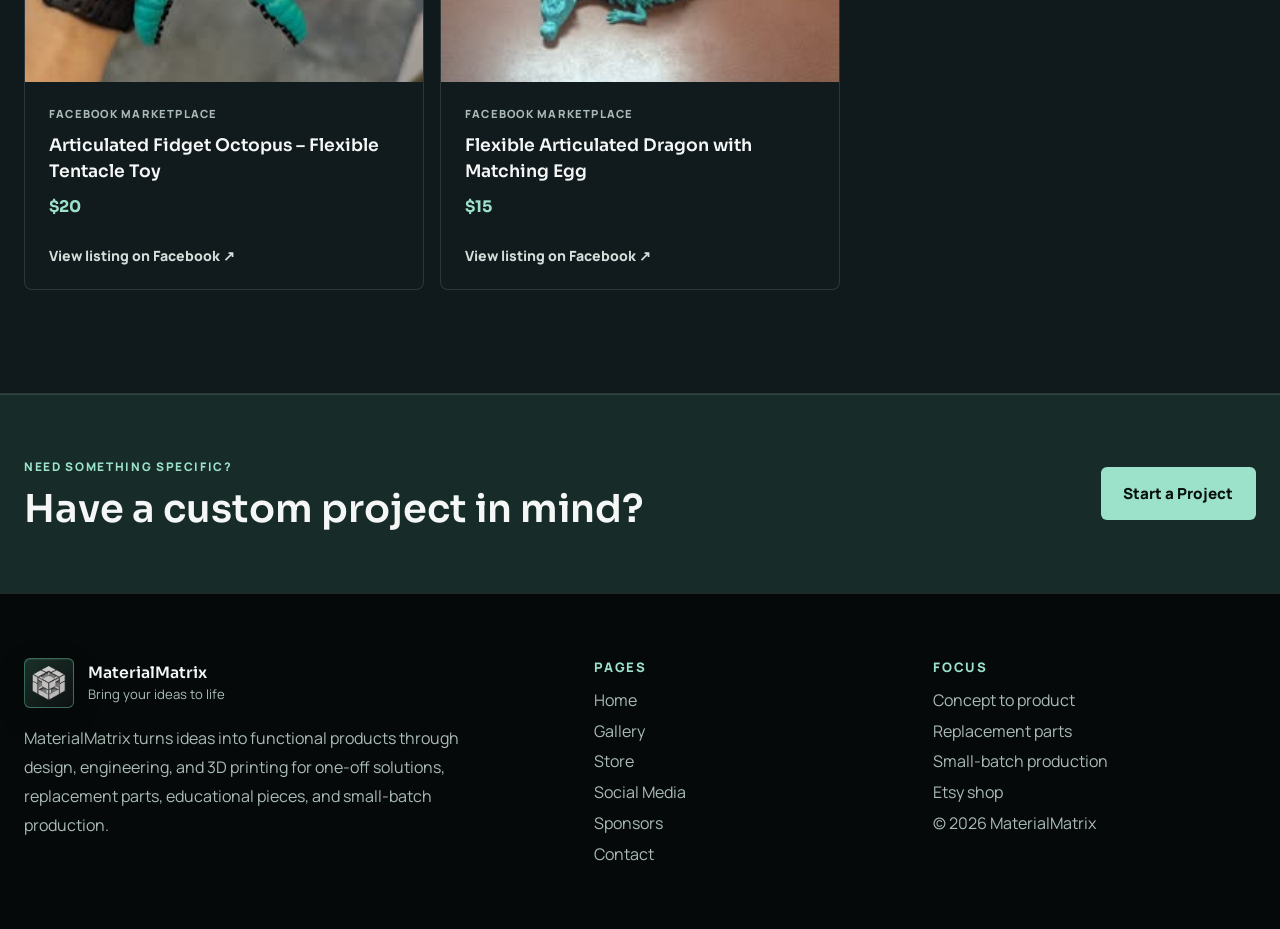
<file: store.html>
<!DOCTYPE html>
<html lang="en">
  <head>
    <meta charset="UTF-8" />
    <meta name="viewport" content="width=device-width, initial-scale=1.0" />
    <meta
      name="description"
      content="Shop Material Matrix 3D printed products, gifts, display pieces, and functional prints on Etsy and Facebook Marketplace."
    />
    <link rel="canonical" href="https://materialmatrix.github.io/store.html" />
    <meta name="author" content="Material Matrix" />
    <meta property="og:locale" content="en_US" />
    <meta property="og:type" content="website" />
    <meta property="og:site_name" content="Material Matrix" />
    <meta property="og:title" content="Store | Material Matrix 3D Printed Products" />
    <meta
      property="og:description"
      content="Browse Material Matrix ready-to-order products on Etsy and Facebook Marketplace."
    />
    <meta property="og:url" content="https://materialmatrix.github.io/store.html" />
    <meta
      property="og:image"
      content="https://materialmatrix.github.io/assets/images/materialmatrix-logo.png"
    />
    <meta
      property="og:image:alt"
      content="Material Matrix logo"
    />
    <meta name="twitter:card" content="summary_large_image" />
    <meta
      name="twitter:title"
      content="Store | Material Matrix 3D Printed Products"
    />
    <meta
      name="twitter:description"
      content="Browse Material Matrix ready-to-order products on Etsy and Facebook Marketplace."
    />
    <meta
      name="twitter:image"
      content="https://materialmatrix.github.io/assets/images/materialmatrix-logo.png"
    />
    <title>Store | Material Matrix 3D Printed Products</title>
    <link rel="preconnect" href="https://fonts.googleapis.com" />
    <link rel="preconnect" href="https://fonts.gstatic.com" crossorigin />
    <link
      href="https://fonts.googleapis.com/css2?family=Manrope:wght@400;500;600;700;800&family=Sora:wght@400;500;600;700&display=swap"
      rel="stylesheet"
    />
    <link rel="icon" type="image/png" href="assets/images/materialmatrix-logo.png" />
    <link rel="stylesheet" href="assets/css/styles.css?v=20261031" />
    <script src="assets/js/main.js?v=20261031" defer></script>
    <script type="application/ld+json">
      {
        "@context": "https://schema.org",
        "@type": "CollectionPage",
        "name": "Material Matrix Store",
        "url": "https://materialmatrix.github.io/store.html",
        "description": "Ready-to-order Material Matrix products on Etsy and Facebook Marketplace.",
        "isPartOf": {
          "@type": "WebSite",
          "name": "Material Matrix",
          "url": "https://materialmatrix.github.io/"
        },
        "about": {
          "@type": "LocalBusiness",
          "@id": "https://materialmatrix.github.io/#localbusiness"
        }
      }
    </script>
  </head>
  <body>
    <a class="skip-link" href="#main-content">Skip to content</a>
    <header class="site-header">
      <div class="container nav-shell">
        <a class="brand" href="index.html">
          <span class="brand-mark">
            <img
              class="brand-logo"
              src="assets/images/materialmatrix-logo.png"
              alt=""
            />
          </span>
          <span class="brand-copy">
            <strong>MaterialMatrix</strong>
            <span>Design, engineering, and 3D printing</span>
          </span>
        </a>

        <button
          class="nav-toggle"
          type="button"
          aria-expanded="false"
          aria-label="Toggle navigation"
          data-nav-toggle
        >
          <span></span>
          <span></span>
          <span></span>
        </button>

        <nav class="site-nav" aria-label="Primary navigation" data-nav>
          <a href="index.html">Home</a>
          <a href="gallery.html">Gallery</a>
          <a class="active" aria-current="page" href="store.html">Store</a>
          <a href="social-media.html">Social Media</a>
          <a href="sponsors.html">Sponsors</a>
          <a href="contact.html">Contact</a>
          <a class="nav-cta" href="https://www.etsy.com/shop/MaterialMatrix" target="_blank" rel="noopener">Shop Etsy</a>
        </nav>
      </div>
    </header>

    <main id="main-content">
      <section class="page-hero store-hero">
        <div class="container page-hero-grid">
          <div>
            <p class="eyebrow">Ready-to-order prints</p>
            <h1>Shop MaterialMatrix products</h1>
            <p class="supporting-copy">
              Explore ready-to-order MaterialMatrix products on Etsy and
              Facebook Marketplace. Select an item for details and availability.
            </p>
            <div class="store-actions">
              <a class="button button-primary" href="https://www.etsy.com/shop/MaterialMatrix" target="_blank" rel="noopener">
                Open Etsy Shop
              </a>
              <a class="button button-secondary" href="#facebook-listings">
                Browse Facebook Listings
              </a>
              <a class="button button-secondary" href="contact.html">
                Request Custom Work
              </a>
            </div>
          </div>

          <div class="store-status-panel">
            <p class="eyebrow">Etsy catalog</p>
            <strong data-store-count>Loading listings</strong>
            <span data-store-updated>Checking for the latest listings.</span>
          </div>
        </div>
      </section>

      <section class="section">
        <div class="container">
          <div class="section-heading">
            <div>
              <p class="eyebrow">Available now</p>
              <h2>Current Etsy listings</h2>
            </div>
            <p>
              Select a product to see current pricing, availability, shipping
              details, and checkout options on Etsy.
            </p>
          </div>

          <div class="store-grid" data-store-listings>
            <article class="store-empty">
              <strong>Loading store items</strong>
              <p>Loading the latest available listings.</p>
            </article>
          </div>
        </div>
      </section>

      <section class="section section-alt" id="facebook-listings" aria-labelledby="facebook-listings-heading">
        <div class="container">
          <div class="section-heading">
            <div>
              <p class="eyebrow">Shop on Facebook</p>
              <h2 id="facebook-listings-heading">Facebook Marketplace listings</h2>
            </div>
            <p>
              Explore our Marketplace listings and contact us on Facebook about an item.
              Prices and availability may change; check Facebook for current details.
            </p>
          </div>
          <div class="facebook-catalog-meta">
            <p data-facebook-updated>Loading listings...</p>
            <a href="https://www.facebook.com/marketplace/profile/100040864758651/" target="_blank" rel="noopener">View all on Facebook <span aria-hidden="true">↗</span></a>
          </div>
          <div class="store-grid facebook-grid" data-facebook-listings>
            <article class="store-empty">
              <strong>Browse our Marketplace listings</strong>
              <p>Visit our <a href="https://www.facebook.com/marketplace/profile/100040864758651/" target="_blank" rel="noopener">Facebook Marketplace profile</a> to see available items.</p>
            </article>
          </div>
        </div>
      </section>

      <section class="cta-band">
        <div class="container cta-band-inner">
          <div>
            <p class="eyebrow">Need something specific?</p>
            <h2>Have a custom project in mind?</h2>
          </div>
          <a class="button button-primary" href="contact.html">
            Start a Project
          </a>
        </div>
      </section>
    </main>

    <footer class="site-footer">
      <div class="container footer-grid">
        <div>
          <a class="brand footer-brand" href="index.html">
            <span class="brand-mark">
              <img
                class="brand-logo"
                src="assets/images/materialmatrix-logo.png"
                alt=""
              />
            </span>
            <span class="brand-copy">
              <strong>MaterialMatrix</strong>
              <span>Bring your ideas to life</span>
            </span>
          </a>
          <p class="footer-copy">
            MaterialMatrix turns ideas into functional products through design,
            engineering, and 3D printing for one-off solutions, replacement
            parts, educational pieces, and small-batch production.
          </p>
        </div>

        <div>
          <p class="footer-heading">Pages</p>
          <div class="footer-links">
            <a href="index.html">Home</a>
            <a href="gallery.html">Gallery</a>
            <a href="store.html">Store</a>
            <a href="social-media.html">Social Media</a>
            <a href="sponsors.html">Sponsors</a>
            <a href="contact.html">Contact</a>
          </div>
        </div>

        <div>
          <p class="footer-heading">Focus</p>
          <div class="footer-links">
            <span>Concept to product</span>
            <span>Replacement parts</span>
            <span>Small-batch production</span>
            <a href="https://www.etsy.com/shop/MaterialMatrix" target="_blank" rel="noopener">Etsy shop</a>
            <span>&copy; <span data-year></span> MaterialMatrix</span>
          </div>
        </div>
      </div>
    </footer>
  </body>
</html>
</file>
<file: assets/css/styles.css>
:root {
  --bg: #0a1013;
  --bg-elevated: #111b1e;
  --bg-soft: rgba(27, 33, 40, 0.88);
  --panel: rgba(18, 22, 27, 0.94);
  --border: rgba(204, 228, 223, 0.14);
  --border-strong: rgba(255, 255, 255, 0.18);
  --text: #f4f7f5;
  --text-soft: #d4dfdb;
  --muted: #aabbb5;
  --accent: #9ce2ca;
  --accent-strong: #63c6aa;
  --accent-soft: rgba(121, 242, 193, 0.12);
  --shadow: 0 20px 55px rgba(0, 0, 0, 0.22);
  --max-width: 1240px;
  --radius: 8px;
}

*,
*::before,
*::after {
  box-sizing: border-box;
}

html {
  scroll-behavior: smooth;
}

body {
  margin: 0;
  min-height: 100vh;
  overflow-x: hidden;
  font-family: "Manrope", sans-serif;
  color: var(--text);
  background: #0a1013;
}

img {
  display: block;
  max-width: 100%;
}

a {
  color: inherit;
  text-decoration: none;
}

button,
input,
textarea,
select {
  font: inherit;
}

.container {
  width: min(var(--max-width), calc(100% - 3rem));
  margin: 0 auto;
}

.eyebrow {
  margin: 0 0 0.85rem;
  font-size: 0.74rem;
  font-weight: 800;
  line-height: 1.4;
  letter-spacing: 0.14em;
  text-transform: uppercase;
  color: var(--accent);
}

.supporting-copy {
  margin: 0;
  max-width: 38rem;
  font-size: 1.02rem;
  line-height: 1.8;
  color: var(--muted);
}

.section-title,
.section-heading h2,
.cta-band h2,
.page-hero h1,
.hero h1,
.contact-form-card h2,
.contact-sidecard h2 {
  margin: 0;
  font-family: "Sora", sans-serif;
  font-weight: 600;
  line-height: 1.05;
}

.skip-link {
  position: fixed;
  top: 0.75rem;
  left: 0.75rem;
  z-index: 200;
  padding: 0.8rem 1rem;
  border-radius: 6px;
  background: var(--accent);
  color: #07100d;
  font-weight: 800;
  transform: translateY(-200%);
}

.skip-link:focus {
  transform: translateY(0);
}

.site-header {
  position: sticky;
  top: 0;
  z-index: 100;
  border-bottom: 1px solid var(--border);
  background: rgba(10, 16, 19, 0.94);
  backdrop-filter: blur(18px);
}

.nav-shell {
  position: relative;
  display: flex;
  align-items: center;
  justify-content: space-between;
  gap: 1.25rem;
  min-height: 5.5rem;
}

.brand {
  display: inline-flex;
  align-items: center;
  gap: 0.85rem;
  min-width: 0;
}

.brand-mark {
  display: inline-flex;
  align-items: center;
  justify-content: center;
  width: 3rem;
  height: 3rem;
  flex: 0 0 auto;
  padding: 0.28rem;
  border: 1px solid rgba(121, 242, 193, 0.38);
  border-radius: 6px;
  background: linear-gradient(135deg, rgba(121, 242, 193, 0.18), rgba(255, 255, 255, 0.04));
  box-shadow: inset 0 1px 0 rgba(255, 255, 255, 0.08);
}

.brand-logo {
  width: 100%;
  height: 100%;
  object-fit: contain;
  filter: drop-shadow(0 8px 18px rgba(0, 0, 0, 0.28));
}

.brand-copy {
  display: grid;
  gap: 0.1rem;
}

.brand-copy strong {
  font-family: "Sora", sans-serif;
  font-size: 0.98rem;
  font-weight: 600;
}

.brand-copy span:last-child {
  font-size: 0.82rem;
  color: var(--muted);
}

.site-nav {
  display: flex;
  align-items: center;
  gap: clamp(0.8rem, 1.6vw, 1.5rem);
}

.site-nav a {
  font-size: 0.85rem;
  font-weight: 700;
  color: var(--muted);
  transition: color 160ms ease, border-color 160ms ease, background-color 160ms ease;
}

.site-nav a:hover,
.site-nav a.active {
  color: var(--text);
}

.nav-cta {
  display: inline-flex;
  align-items: center;
  justify-content: center;
  min-height: 2.9rem;
  padding: 0 1rem;
  border: 1px solid rgba(121, 242, 193, 0.42);
  border-radius: 6px;
  background: rgba(121, 242, 193, 0.12);
  color: var(--text);
  cursor: pointer;
}

.nav-toggle {
  display: none;
  width: 3rem;
  height: 3rem;
  padding: 0.7rem;
  border: 1px solid var(--border);
  border-radius: 6px;
  background: rgba(255, 255, 255, 0.03);
  color: var(--text);
  cursor: pointer;
}

.nav-toggle span {
  display: block;
  width: 100%;
  height: 2px;
  margin: 0.22rem 0;
  background: currentColor;
}

.hero {
  padding: clamp(4rem, 7vw, 6rem) 0;
  background: radial-gradient(ellipse at 85% 15%, rgba(65, 125, 110, 0.13), transparent 45%);
}

.hero-grid,
.page-hero-grid,
.showcase-grid,
.contact-layout {
  display: grid;
  grid-template-columns: minmax(0, 1.04fr) minmax(0, 0.96fr);
  gap: clamp(1.5rem, 4vw, 3.25rem);
  align-items: center;
}

.hero-grid > *,
.page-hero-grid > *,
.showcase-grid > *,
.contact-layout > * {
  min-width: 0;
}

.hero h1 {
  max-width: 13ch;
  margin-bottom: 1.5rem;
  font-size: clamp(2.7rem, 5.3vw, 5rem);
  letter-spacing: -0.055em;
}

.hero-text {
  margin: 0 0 1rem;
  font-size: clamp(1.08rem, 2vw, 1.28rem);
  line-height: 1.65;
  color: var(--text-soft);
}

.hero-actions {
  display: flex;
  flex-wrap: wrap;
  gap: 0.9rem;
  margin: 2rem 0 2.5rem;
}

.button {
  display: inline-flex;
  align-items: center;
  justify-content: center;
  min-height: 3.3rem;
  padding: 0 1.35rem;
  border: 1px solid transparent;
  border-radius: 6px;
  font-size: 0.95rem;
  font-weight: 800;
  line-height: 1;
  cursor: pointer;
  transition: transform 160ms ease, border-color 160ms ease, background-color 160ms ease;
}

.button:hover {
  transform: translateY(-1px);
}

.button-primary {
  background: var(--accent);
  color: #07100d;
}

.button-secondary {
  border-color: var(--border-strong);
  background: rgba(255, 255, 255, 0.02);
  color: var(--text);
}

.hero-media img,
.page-image img,
.showcase-panel img,
.gallery-card img {
  width: 100%;
  border: 1px solid var(--border);
  border-radius: var(--radius);
  box-shadow: var(--shadow);
  object-fit: cover;
}

.hero-media img {
  aspect-ratio: 4 / 5;
}

.hero-media-banner img {
  aspect-ratio: 1 / 1.05;
  height: auto;
  object-fit: cover;
  object-position: center;
}

.page-image img {
  aspect-ratio: 4 / 5;
  transition: opacity 280ms ease, transform 280ms ease;
}

.page-image,
.gallery-card-media {
  position: relative;
}

.page-image.is-rotating img,
.gallery-card-media.is-rotating img.is-active {
  opacity: 0.45;
  transform: scale(0.985);
}

.page-image-controls {
  position: absolute;
  right: 1rem;
  bottom: 1rem;
  z-index: 3;
  display: flex;
  gap: 0.55rem;
}

.page-image-button {
  display: inline-flex;
  align-items: center;
  justify-content: center;
  width: 2.6rem;
  height: 2.6rem;
  padding: 0;
  border: 1px solid rgba(121, 242, 193, 0.22);
  border-radius: 999px;
  background: rgba(9, 11, 13, 0.74);
  color: var(--text);
  box-shadow: var(--shadow);
  backdrop-filter: blur(12px);
  cursor: pointer;
  transition: transform 160ms ease, border-color 160ms ease, background-color 160ms ease;
}

.page-image-button:hover {
  transform: translateY(-1px);
  border-color: rgba(121, 242, 193, 0.44);
  background: rgba(17, 21, 25, 0.9);
}

.page-image-button:focus-visible {
  outline: 2px solid rgba(121, 242, 193, 0.7);
  outline-offset: 3px;
}

.page-image-button:disabled {
  opacity: 0.45;
  cursor: default;
  transform: none;
}

.page-image-button span {
  font-size: 1rem;
  line-height: 1;
}

.page-image-progress {
  position: absolute;
  right: 1rem;
  bottom: 0.7rem;
  left: 1rem;
  z-index: 1;
  pointer-events: none;
  height: 0.22rem;
  overflow: hidden;
  border-radius: 999px;
  background: rgba(255, 255, 255, 0.14);
  box-shadow: inset 0 1px 0 rgba(255, 255, 255, 0.06);
}

.page-image-progress-bar {
  display: block;
  width: 100%;
  height: 100%;
  transform: scaleX(0);
  transform-origin: left center;
  background: linear-gradient(90deg, var(--accent), var(--accent-strong));
}

.showcase-panel img {
  aspect-ratio: 4 / 5;
}

.gallery-card img {
  aspect-ratio: 4 / 5;
  margin-bottom: 1rem;
}

.gallery-card-media {
  aspect-ratio: 4 / 5;
  margin-bottom: 1rem;
  overflow: hidden;
  border-radius: var(--radius);
}

.gallery-card-media img {
  position: absolute;
  inset: 0;
  display: block;
  height: 100%;
  margin-bottom: 0;
  opacity: 0;
  transition: opacity 280ms ease, transform 280ms ease;
}

.gallery-card-media img.is-active {
  opacity: 1;
}

.gallery-card-media-contain {
  background: #111719;
}

.gallery-card-media-contain img {
  object-fit: contain;
}

.hero-meta,
.metrics-grid,
.grid-3,
.gallery-grid,
.process-grid,
.footer-grid {
  display: grid;
  gap: 1rem;
}

.hero-meta {
  grid-template-columns: repeat(3, minmax(0, 1fr));
  margin-top: 1.75rem;
}

.hero-meta div {
  padding-top: 0.9rem;
  border-top: 1px solid var(--border);
}

.hero-meta span {
  display: block;
  margin-bottom: 0.35rem;
  font-size: 0.74rem;
  font-weight: 800;
  line-height: 1.4;
  letter-spacing: 0.14em;
  text-transform: uppercase;
  color: var(--muted);
}

.hero-meta strong {
  display: block;
  font-size: 0.97rem;
  line-height: 1.6;
}

.metrics-strip {
  border-top: 1px solid var(--border);
  border-bottom: 1px solid var(--border);
  background:
    radial-gradient(circle at 20% 0%, rgba(121, 242, 193, 0.1), transparent 34rem),
    rgba(255, 255, 255, 0.02);
}

.metrics-grid {
  grid-template-columns: 1fr;
  padding: 1.35rem 0;
}

.metric {
  min-height: 9rem;
  padding: 1.25rem;
  border: 1px solid var(--border);
  border-radius: var(--radius);
  background: linear-gradient(135deg, rgba(18, 22, 27, 0.78), rgba(18, 22, 27, 0.42));
}

.metric strong {
  display: block;
  margin-bottom: 0.3rem;
  font-family: "Sora", sans-serif;
  font-size: 1.18rem;
  font-weight: 600;
}

.metric-label {
  display: block;
  margin-bottom: 0.35rem;
  font-size: 0.74rem;
  font-weight: 800;
  letter-spacing: 0.14em;
  text-transform: uppercase;
  color: var(--accent);
}

.metric .metric-count {
  color: var(--text);
  font-size: clamp(2rem, 5vw, 3rem);
  line-height: 1;
}

.metric span {
  color: var(--muted);
  line-height: 1.7;
}

.section {
  padding: clamp(4.5rem, 8vw, 7.5rem) 0;
}

.section-alt {
  background: #101a1d;
  border-top: 1px solid var(--border);
  border-bottom: 1px solid var(--border);
}

.page-hero {
  padding: clamp(4.5rem, 8vw, 7rem) 0 3rem;
}

.page-hero h1 {
  max-width: 14ch;
  margin-bottom: 1.25rem;
  font-size: clamp(2.6rem, 5vw, 4.5rem);
  letter-spacing: -0.045em;
}

.section-heading {
  display: flex;
  align-items: end;
  justify-content: space-between;
  gap: 1.5rem;
  margin-bottom: 2rem;
}

.section-heading h2 {
  max-width: 15ch;
  font-size: clamp(2.1rem, 4vw, 3.3rem);
  letter-spacing: -0.04em;
}

.section-heading p {
  margin: 0;
  max-width: 36rem;
  color: var(--muted);
  line-height: 1.8;
}

.grid-3,
.gallery-grid {
  grid-template-columns: repeat(3, minmax(0, 1fr));
}

.process-grid {
  grid-template-columns: repeat(4, minmax(0, 1fr));
}

.feature-card,
.gallery-card,
.store-card,
.store-empty,
.process-step,
.info-card,
.contact-form-card,
.contact-sidecard {
  padding: clamp(1.4rem, 2.5vw, 2rem);
  border: 1px solid var(--border);
  border-radius: var(--radius);
  background: var(--bg-elevated);
  box-shadow: none;
}

.feature-card h3,
.gallery-card h3,
.store-card h3,
.process-step h3,
.info-card h3 {
  margin: 0 0 0.65rem;
  font-family: "Sora", sans-serif;
  font-size: 1.15rem;
  font-weight: 600;
}

.feature-card p,
.gallery-card p,
.store-card p,
.store-empty p,
.process-step p,
.info-card p,
.contact-form-card p,
.contact-sidecard p,
.detail-item span {
  margin: 0;
  color: var(--muted);
  line-height: 1.75;
}

.detail-stack {
  display: grid;
  gap: 1rem;
  margin-top: 1.3rem;
}

.detail-item {
  display: grid;
  gap: 0.25rem;
}

.detail-item strong {
  font-size: 1rem;
  font-weight: 800;
}

.showcase-panel {
  display: grid;
  gap: 1rem;
}

.tag-list {
  display: flex;
  flex-wrap: wrap;
  gap: 0.55rem;
}

.tag {
  display: inline-flex;
  align-items: center;
  justify-content: center;
  min-height: 2rem;
  padding: 0 0.72rem;
  border: 1px solid rgba(121, 242, 193, 0.22);
  border-radius: 999px;
  background: var(--accent-soft);
  font-size: 0.82rem;
  font-weight: 700;
  color: var(--text-soft);
}

.material-tags {
  margin-top: 1.5rem;
}

.step-index {
  display: inline-flex;
  align-items: center;
  justify-content: center;
  width: 2.1rem;
  height: 2.1rem;
  margin-bottom: 1rem;
  border-radius: 6px;
  background: rgba(121, 242, 193, 0.14);
  color: var(--accent);
  font-family: "Sora", sans-serif;
  font-size: 0.8rem;
  font-weight: 600;
}

.cta-band {
  padding: clamp(3rem, 5vw, 4.5rem) 0;
  border-top: 1px solid var(--border);
  background: #172c29;
}

.cta-band-inner {
  display: flex;
  align-items: center;
  justify-content: space-between;
  gap: 1.5rem;
}

.cta-band h2 {
  font-size: clamp(1.8rem, 3vw, 2.5rem);
}

.store-hero h1 {
  max-width: 11ch;
}

.store-actions {
  display: flex;
  flex-wrap: wrap;
  gap: 0.8rem;
  margin-top: 1.6rem;
}

.store-status-panel {
  align-self: stretch;
  display: grid;
  align-content: end;
  min-height: 24rem;
  padding: 1.3rem;
  border: 1px solid var(--border);
  border-radius: var(--radius);
  background:
    linear-gradient(180deg, rgba(121, 242, 193, 0.12), rgba(255, 255, 255, 0.03)),
    var(--bg-elevated);
  box-shadow: var(--shadow);
}

.store-status-panel strong {
  display: block;
  margin-bottom: 0.45rem;
  font-family: "Sora", sans-serif;
  font-size: clamp(2rem, 4vw, 3.2rem);
  font-weight: 600;
  line-height: 1;
}

.store-status-panel span {
  color: var(--muted);
  line-height: 1.7;
}

.store-grid {
  display: grid;
  grid-template-columns: repeat(3, minmax(0, 1fr));
  gap: 1rem;
}

.store-card {
  display: grid;
  gap: 1rem;
  padding: 1rem;
}

.store-card-media {
  display: block;
  overflow: hidden;
  border-radius: 6px;
  background: rgba(255, 255, 255, 0.04);
}

.store-card-media img {
  width: 100%;
  aspect-ratio: 4 / 3;
  object-fit: cover;
}

.store-card-body {
  display: grid;
  gap: 0.85rem;
}

.store-card-meta {
  display: flex;
  align-items: center;
  justify-content: space-between;
  gap: 0.8rem;
}

.store-card-meta strong {
  font-family: "Sora", sans-serif;
  font-size: 1.08rem;
  color: var(--accent);
}

.store-card-meta span {
  font-size: 0.86rem;
  font-weight: 700;
  color: var(--muted);
}

.store-card-link {
  width: 100%;
}

#facebook-listings {
  scroll-margin-top: 6rem;
}

.facebook-catalog-meta {
  display: flex;
  align-items: center;
  justify-content: space-between;
  flex-wrap: wrap;
  gap: 0.75rem 1.5rem;
  margin: 0 0 1.5rem;
  color: var(--muted);
  font-size: 0.9rem;
}

.facebook-catalog-meta p { margin: 0; }
.facebook-catalog-meta a { color: var(--accent); font-weight: 800; }
.facebook-catalog-meta a:hover { text-decoration: underline; }

.facebook-card {
  display: flex;
  flex-direction: column;
  overflow: hidden;
  border: 1px solid var(--border);
  border-radius: var(--radius);
  background: var(--bg-elevated);
}

.facebook-card-media { display: block; }
.facebook-card-media img {
  width: 100%;
  aspect-ratio: 4 / 3;
  object-fit: cover;
}

.facebook-card-body {
  display: flex;
  flex: 1;
  flex-direction: column;
  align-items: flex-start;
  gap: 0.8rem;
  padding: 1.5rem;
}

.facebook-card-platform {
  color: var(--muted);
  font-size: 0.7rem;
  font-weight: 800;
  letter-spacing: 0.11em;
  text-transform: uppercase;
}

.facebook-card h3 {
  margin: 0;
  font-family: "Sora", sans-serif;
  font-size: 1.08rem;
  font-weight: 600;
  line-height: 1.45;
}

.facebook-card-price { color: var(--accent); font-family: "Sora", sans-serif; }
.facebook-card-link {
  margin-top: auto;
  padding-top: 1rem;
  color: var(--text-soft);
  font-size: 0.88rem;
  font-weight: 800;
}
.facebook-card-link:hover { color: var(--accent); }

.store-empty {
  grid-column: 1 / -1;
}

.store-empty strong {
  display: block;
  margin-bottom: 0.4rem;
  font-family: "Sora", sans-serif;
  font-size: 1.2rem;
  font-weight: 600;
}

.site-footer {
  border-top: 1px solid var(--border);
  background: rgba(6, 8, 10, 0.88);
}

.footer-grid {
  grid-template-columns: 1.2fr 0.7fr 0.7fr;
  padding: 4rem 0;
}

.footer-brand {
  margin-bottom: 1rem;
}

.footer-brand .brand-mark {
  width: 3.15rem;
  height: 3.15rem;
}

.footer-heading {
  margin: 0 0 0.8rem;
  font-size: 0.82rem;
  font-weight: 800;
  letter-spacing: 0.14em;
  text-transform: uppercase;
  color: var(--accent);
}

.footer-copy {
  margin: 0;
  max-width: 30rem;
  color: var(--muted);
  line-height: 1.8;
}

.footer-links {
  display: grid;
  gap: 0.55rem;
}

.footer-links a,
.footer-links span {
  color: var(--muted);
}

.contact-form-card h2,
.contact-sidecard h2 {
  margin-bottom: 1.2rem;
  font-size: clamp(1.7rem, 3vw, 2.15rem);
}

.contact-note {
  margin-top: 1.5rem;
  padding-top: 1.25rem;
  border-top: 1px solid var(--border);
}

.youtube-note {
  display: grid;
  gap: 0.9rem;
}

.youtube-note h3 {
  margin: 0;
  font-family: "Sora", sans-serif;
  font-size: 1.05rem;
  font-weight: 600;
}

.social-button {
  width: fit-content;
}

.contact-side-stack {
  display: grid;
  gap: 1rem;
}

.contact-hero {
  padding-bottom: clamp(2.5rem, 5vw, 3.5rem);
}

.contact-hero-simple {
  max-width: 48rem;
}

.contact-hero-simple h1 {
  max-width: 12ch;
}

.sponsors-hero {
  padding-bottom: clamp(3rem, 6vw, 4.5rem);
}

.sponsors-hero-grid {
  display: grid;
  grid-template-columns: minmax(0, 1.12fr) minmax(18rem, 0.88fr);
  gap: clamp(1.4rem, 4vw, 3rem);
  align-items: stretch;
}

.sponsors-hero-grid h1 {
  max-width: 11ch;
}

.sponsor-status-panel {
  display: grid;
  align-content: center;
  gap: 1.15rem;
  min-height: 100%;
  padding: clamp(1.25rem, 3vw, 1.75rem);
  border: 1px solid var(--border);
  border-radius: var(--radius);
  background:
    linear-gradient(135deg, rgba(121, 242, 193, 0.1), transparent 56%),
    var(--bg-elevated);
  box-shadow: var(--shadow);
}

.sponsor-status-panel h2 {
  margin: 0;
  font-family: "Sora", sans-serif;
  font-size: clamp(1.65rem, 3vw, 2.25rem);
  font-weight: 600;
  line-height: 1.1;
}

.sponsor-status-panel p {
  margin: 0;
  color: var(--muted);
  line-height: 1.75;
}

.contact-response-grid {
  display: grid;
  gap: 0.8rem;
  margin-top: 0.35rem;
}

.contact-response-grid div {
  padding-top: 0.85rem;
  border-top: 1px solid var(--border);
}

.contact-response-grid span {
  display: block;
  margin-bottom: 0.25rem;
  color: var(--muted);
  font-size: 0.8rem;
  font-weight: 800;
  letter-spacing: 0.12em;
  text-transform: uppercase;
}

.contact-response-grid strong {
  display: block;
  font-size: 1rem;
  line-height: 1.5;
}

.contact-steps-section {
  padding-top: 0;
}

.contact-steps-shell {
  max-width: 54rem;
}

.contact-steps-heading {
  align-items: start;
}

.contact-step-list {
  display: grid;
  gap: 1rem;
  margin: 0;
  padding: 0;
  list-style: none;
  counter-reset: contact-step;
}

.contact-step-item {
  display: grid;
  grid-template-columns: 3.4rem minmax(0, 1fr);
  gap: 1rem;
  padding: 1.25rem;
  border: 1px solid var(--border);
  border-radius: var(--radius);
  background: var(--bg-elevated);
  box-shadow: var(--shadow);
}

.contact-step-number {
  display: inline-flex;
  align-items: center;
  justify-content: center;
  width: 3rem;
  height: 3rem;
  border: 1px solid rgba(121, 242, 193, 0.28);
  border-radius: 6px;
  background: rgba(121, 242, 193, 0.12);
  color: var(--accent);
  font-family: "Sora", sans-serif;
  font-size: 0.9rem;
  font-weight: 600;
}

.contact-step-content {
  display: grid;
  gap: 1rem;
  min-width: 0;
}

.contact-step-content h3 {
  margin: 0;
  font-family: "Sora", sans-serif;
  font-size: clamp(1.25rem, 2.4vw, 1.65rem);
  font-weight: 600;
  line-height: 1.2;
}

.contact-step-content p {
  margin: 0;
  color: var(--muted);
  line-height: 1.75;
}

.contact-step-content p strong {
  color: var(--text-soft);
}

.contact-step-content .button {
  width: fit-content;
}

.contact-example-box,
.contact-check-card {
  padding: 1rem;
  border: 1px solid var(--border);
  border-radius: 6px;
  background: rgba(7, 9, 11, 0.44);
}

.contact-example-box {
  display: grid;
  gap: 0.35rem;
}

.contact-example-box strong,
.contact-check-card strong {
  display: block;
  color: var(--text-soft);
  font-size: 0.95rem;
  line-height: 1.45;
}

.contact-example-box span,
.contact-check-card span {
  display: block;
  color: var(--muted);
  line-height: 1.65;
}

.contact-check-grid {
  display: grid;
  grid-template-columns: repeat(3, minmax(0, 1fr));
  gap: 0.8rem;
}

.sponsor-slots-section {
  padding-top: 0;
}

.contact-details-grid {
  display: grid;
  grid-template-columns: repeat(3, minmax(0, 1fr));
  gap: 1rem;
}

.contact-details-grid {
  grid-template-columns: repeat(2, minmax(0, 1fr));
}

.sponsor-slot-grid {
  display: grid;
  grid-template-columns: repeat(3, minmax(0, 1fr));
  gap: 1rem;
}

.sponsor-slot-card {
  position: relative;
  min-height: 18rem;
  padding: 1.3rem;
  overflow: hidden;
  border: 1px solid var(--border);
  border-radius: var(--radius);
  background:
    linear-gradient(145deg, rgba(121, 242, 193, 0.1), transparent 52%),
    var(--bg-elevated);
  box-shadow: var(--shadow);
}

.sponsor-slot-card h3 {
  margin: 0 0 0.65rem;
  font-family: "Sora", sans-serif;
  font-size: 1.2rem;
  font-weight: 600;
}

.sponsor-slot-card p {
  margin: 0;
  color: var(--muted);
  line-height: 1.75;
}

.sponsor-slot-icon {
  display: inline-flex;
  align-items: center;
  justify-content: center;
  width: 2.4rem;
  height: 2.4rem;
  margin-bottom: 1.15rem;
  border: 1px solid rgba(121, 242, 193, 0.24);
  border-radius: 6px;
  background: rgba(121, 242, 193, 0.1);
  color: var(--accent);
  font-family: "Sora", sans-serif;
  font-size: 0.84rem;
  font-weight: 600;
}

.sponsor-placeholder {
  position: absolute;
  right: 1rem;
  bottom: 1rem;
  display: inline-flex;
  align-items: center;
  min-height: 2rem;
  padding: 0 0.7rem;
  border: 1px dashed rgba(121, 242, 193, 0.32);
  border-radius: 999px;
  color: var(--text-soft);
  font-size: 0.8rem;
  font-weight: 800;
}

.legal-disclosure {
  border: 1px solid var(--border);
  border-radius: var(--radius);
  background: rgba(7, 9, 11, 0.44);
}

.legal-disclosure summary {
  display: flex;
  align-items: center;
  justify-content: space-between;
  gap: 1rem;
  padding: 1.25rem;
  cursor: pointer;
  list-style: none;
}

.legal-disclosure summary::-webkit-details-marker {
  display: none;
}

.legal-disclosure summary::after {
  content: "+";
  display: inline-flex;
  align-items: center;
  justify-content: center;
  width: 2rem;
  height: 2rem;
  flex: 0 0 auto;
  border: 1px solid rgba(121, 242, 193, 0.24);
  border-radius: 6px;
  color: var(--accent);
  font-family: "Sora", sans-serif;
  font-weight: 600;
}

.legal-disclosure[open] summary::after {
  content: "-";
}

.legal-disclosure summary .eyebrow {
  margin-bottom: 0.45rem;
}

.legal-disclosure summary strong {
  display: block;
  font-family: "Sora", sans-serif;
  font-size: clamp(1.05rem, 2vw, 1.3rem);
  font-weight: 600;
  line-height: 1.3;
}

.legal-disclosure-body {
  display: grid;
  gap: 1rem;
  padding: 0 1.25rem 1.25rem;
  border-top: 1px solid var(--border);
}

.legal-disclosure-body p {
  margin: 0;
  color: var(--muted);
  font-size: 0.95rem;
  line-height: 1.8;
}

.qr-link {
  display: block;
  width: fit-content;
}

.qr-image {
  width: clamp(12rem, 60vw, 18rem);
  max-width: 100%;
  aspect-ratio: 1;
  height: auto;
  border: 8px solid #ffffff;
  border-radius: 0;
  background: #ffffff;
  image-rendering: auto;
  object-fit: contain;
}

@media (max-width: 1040px) {
  .nav-toggle {
    display: inline-flex;
    flex-direction: column;
    align-items: stretch;
    justify-content: center;
  }

  .site-nav {
    position: absolute;
    top: calc(100% + 0.75rem);
    left: 1rem;
    right: 1rem;
    display: none;
    flex-direction: column;
    align-items: stretch;
    padding: 1rem;
    border: 1px solid var(--border);
    border-radius: var(--radius);
    background: rgba(9, 11, 13, 0.96);
    box-shadow: var(--shadow);
  }

  .site-nav.is-open {
    display: flex;
  }

  .site-nav a,
  .nav-cta {
    width: 100%;
    min-height: 2.9rem;
  }
}

@media (max-width: 960px) {
  .hero-grid,
  .page-hero-grid,
  .showcase-grid,
  .contact-layout,
  .sponsors-hero-grid,
  .section-heading,
  .cta-band-inner,
  .footer-grid {
    grid-template-columns: 1fr;
  }

  .section-heading,
  .cta-band-inner {
    display: grid;
  }

  .hero-meta,
  .grid-3,
  .gallery-grid,
  .store-grid,
  .contact-details-grid,
  .contact-check-grid,
  .sponsor-slot-grid,
  .process-grid,
  .footer-grid {
    grid-template-columns: repeat(2, minmax(0, 1fr));
  }

  .page-image {
    order: -1;
  }
}

@media (max-width: 720px) {
  .hero,
  .page-hero {
    padding-top: 3rem;
  }

  .hero-meta,
  .metrics-grid,
  .grid-3,
  .gallery-grid,
  .store-grid,
  .contact-details-grid,
  .contact-check-grid,
  .sponsor-slot-grid,
  .process-grid,
  .footer-grid {
    grid-template-columns: 1fr;
  }

  .contact-step-item {
    grid-template-columns: 1fr;
    padding: 1rem;
  }

  .sponsors-hero-grid h1 {
    max-width: 10ch;
  }

  .sponsor-status-panel,
  .sponsor-slot-card {
    padding: 1.15rem;
  }

  .sponsor-slot-card {
    min-height: 16rem;
    padding-bottom: 4rem;
  }

  .legal-disclosure summary {
    align-items: flex-start;
    padding: 1rem;
  }

  .legal-disclosure-body {
    padding: 0 1rem 1rem;
  }

  .hero h1 {
    font-size: clamp(2.2rem, 12vw, 3.3rem);
    max-width: 14ch;
  }

  .hero-media-banner img {
    aspect-ratio: 1 / 1;
    height: auto;
    object-fit: cover;
  }

  .store-actions,
  .store-card-meta {
    align-items: stretch;
    flex-direction: column;
  }

  .store-status-panel {
    min-height: 16rem;
  }

  .hero-text,
  .supporting-copy,
  .section-heading p {
    font-size: 0.98rem;
  }

  .page-image-controls {
    right: 0.8rem;
    bottom: 0.8rem;
  }

  .page-image-button {
    width: 2.35rem;
    height: 2.35rem;
  }

  .page-image-progress {
    right: 0.8rem;
    bottom: 0.55rem;
    left: 0.8rem;
  }

  .brand-copy span:last-child {
    display: none;
  }
}

/* Consistent keyboard access and reduced-motion support across the site. */
:focus-visible {
  outline: 2px solid var(--accent);
  outline-offset: 4px;
}

@media (prefers-reduced-motion: reduce) {
  html { scroll-behavior: auto; }
  *, *::before, *::after {
    animation-duration: 0.01ms !important;
    animation-iteration-count: 1 !important;
    transition-duration: 0.01ms !important;
  }
}
</file>
<file: assets/css/partners.css>
/* Affiliate partner feature */
#affiliate-partners { scroll-margin-top: 6rem; }
.affiliate-section { padding-top: 1rem; }
.affiliate-heading h2 { max-width: 15ch; }
.affiliate-card { display: grid; grid-template-columns: minmax(0, .95fr) minmax(0, 1.05fr); overflow: hidden; border: 1px solid var(--border); border-radius: var(--radius); background: var(--bg-elevated); }
.affiliate-brand-panel { position: relative; display: flex; min-height: 26rem; flex-direction: column; justify-content: space-between; overflow: hidden; padding: clamp(1.5rem, 4vw, 3rem); background: radial-gradient(circle at 80% 35%, rgba(122, 219, 184, .18), transparent 35%), linear-gradient(135deg, #1d3731, #101e1d 70%); }
.affiliate-brand-panel::after { position: absolute; top: 10%; right: -18%; width: 75%; aspect-ratio: 1; border: 1px solid rgba(156, 226, 202, .17); border-radius: 50%; box-shadow: 0 0 0 2.6rem rgba(156, 226, 202, .035), 0 0 0 5.2rem rgba(156, 226, 202, .025); content: ""; pointer-events: none; }
.affiliate-brand-kicker, .affiliate-brand-caption { position: relative; z-index: 1; color: var(--accent); font-size: .68rem; font-weight: 800; letter-spacing: .14em; line-height: 1.5; }
.affiliate-brand-wordmark { position: relative; z-index: 1; color: #f4f7f5; font: 600 clamp(2.5rem, 5vw, 4.7rem)/.98 "Sora", sans-serif; letter-spacing: -.05em; }
.affiliate-brand-wordmark span { color: var(--accent); }
.affiliate-card-content { display: flex; flex-direction: column; align-items: flex-start; justify-content: center; padding: clamp(1.7rem, 4vw, 3.5rem); }
.affiliate-card-content h3 { margin: 0 0 1rem; font: 600 clamp(2rem, 3.8vw, 3rem)/1.1 "Sora", sans-serif; letter-spacing: -.04em; }
.affiliate-card-content > p:not(.eyebrow):not(.affiliate-disclosure) { margin: 0; max-width: 32rem; color: var(--text-soft); line-height: 1.8; }
.affiliate-tags { margin-top: 1.5rem; }
.affiliate-card-content .affiliate-disclosure { margin: 1.8rem 0 1.15rem; max-width: 33rem; color: var(--muted); font-size: .85rem; line-height: 1.65; }
.affiliate-disclosure strong { color: var(--text-soft); }
.affiliate-link { gap: 1.1rem; }
@media (max-width: 720px) { .affiliate-card { grid-template-columns: 1fr; } .affiliate-brand-panel { min-height: 16rem; } .affiliate-section { padding-top: 0; } }
</file>
